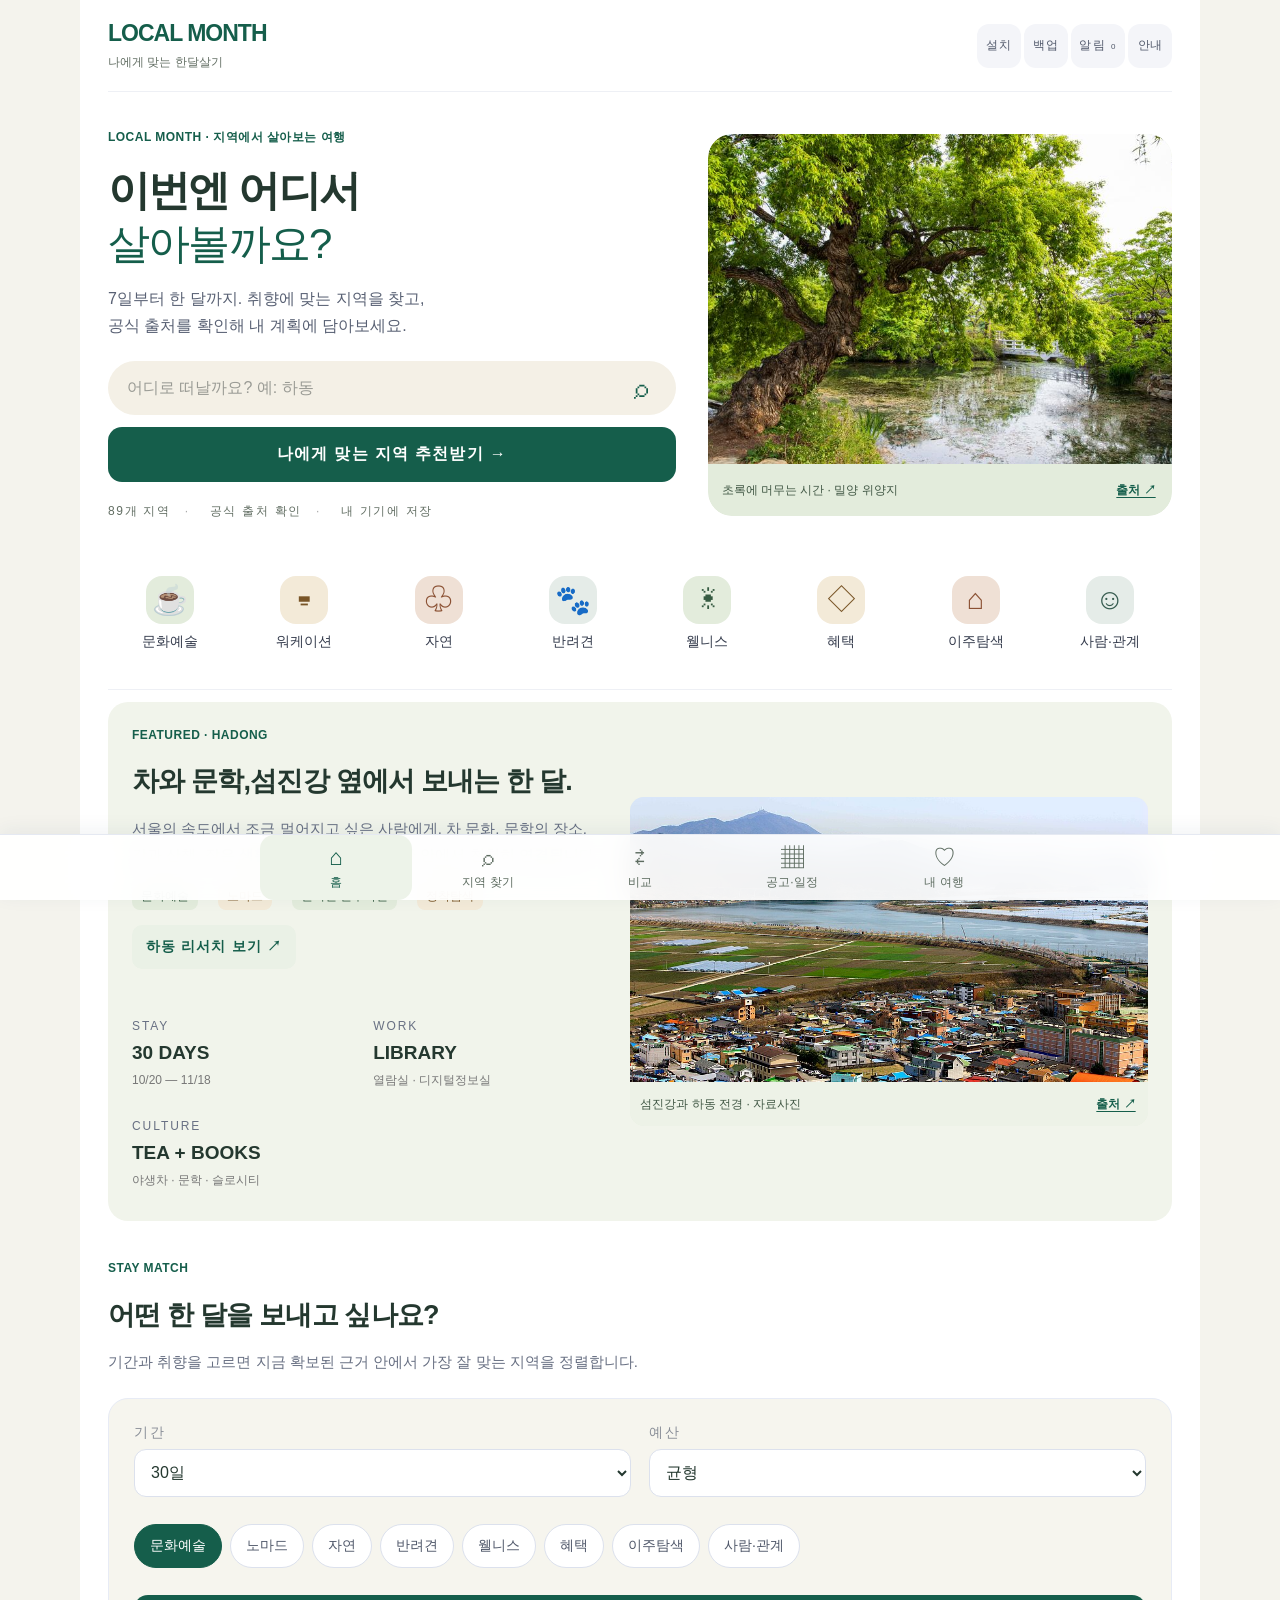
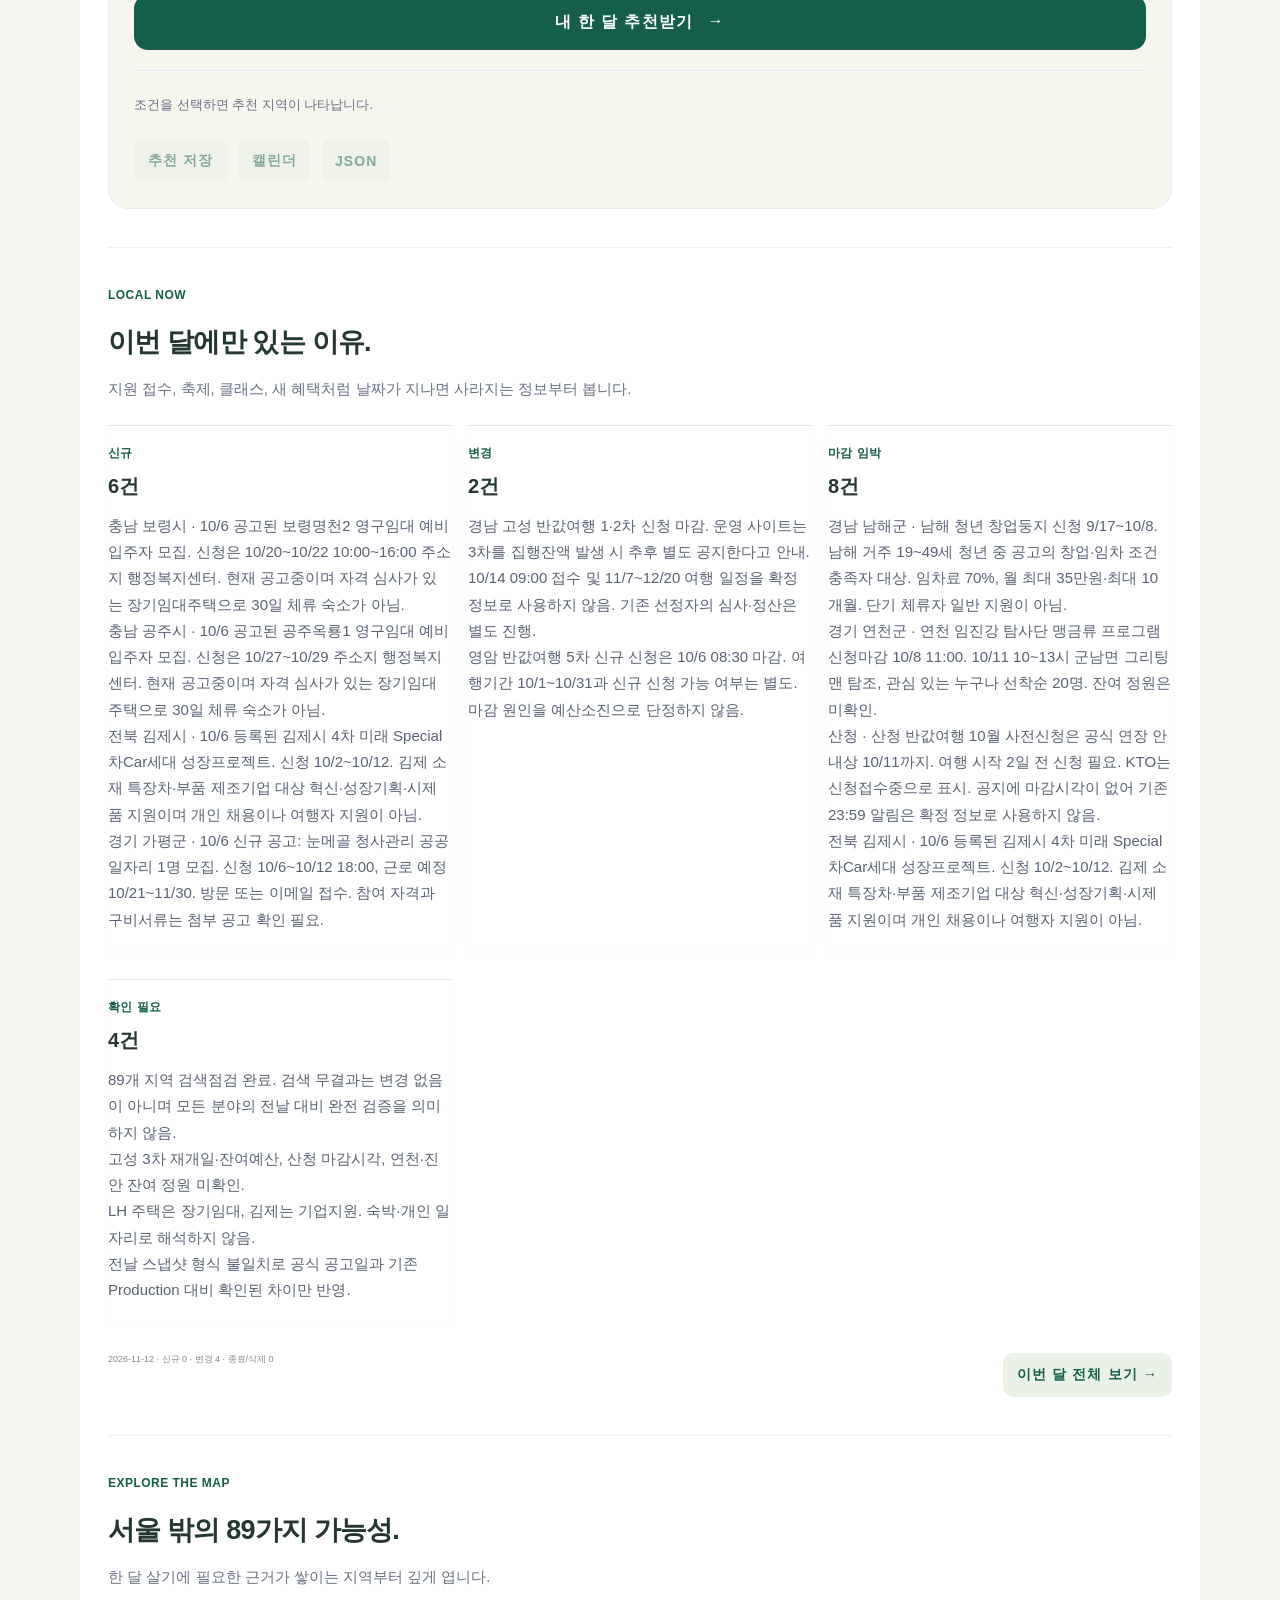
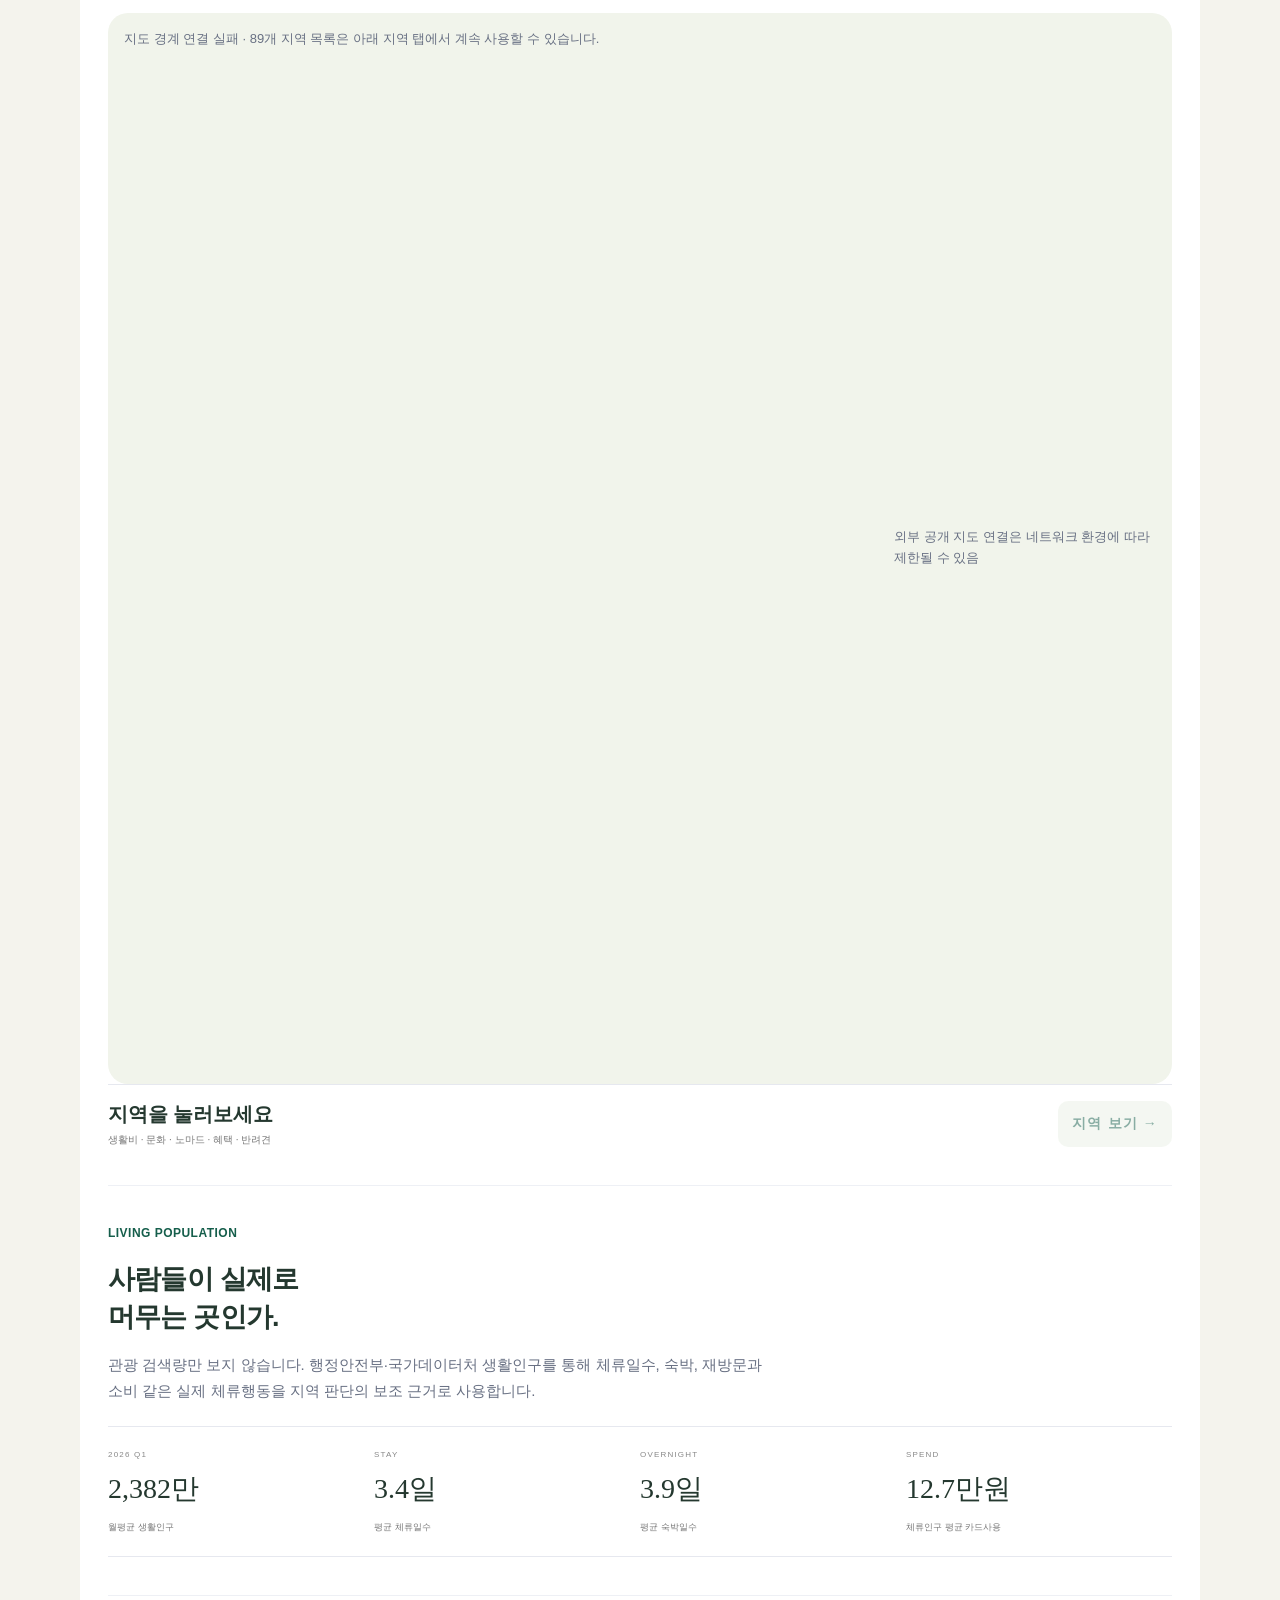
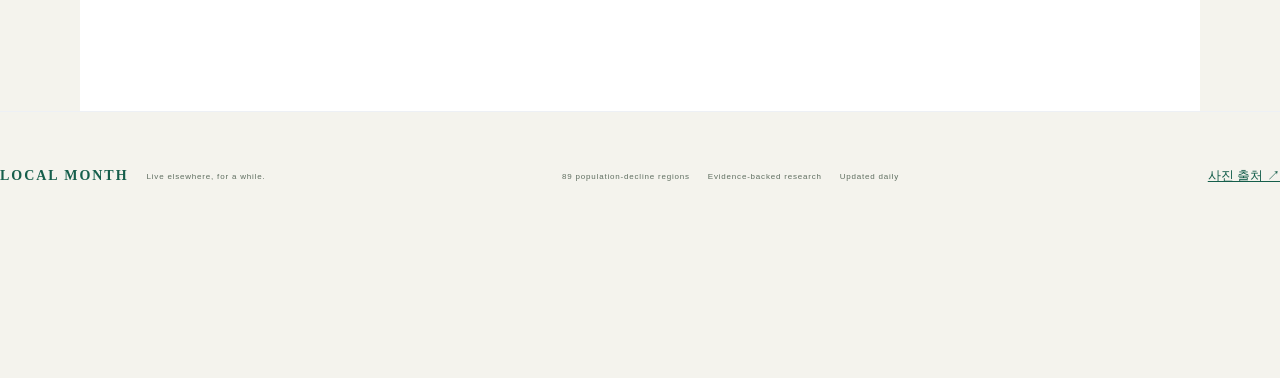
<file: index.html>
<!doctype html>
<html lang="ko">
<head>
<meta charset="utf-8"><meta name="viewport" content="width=device-width,initial-scale=1,viewport-fit=cover">
<meta name="theme-color" content="#155e4b">
<meta name="apple-mobile-web-app-capable" content="yes">
<meta name="apple-mobile-web-app-status-bar-style" content="default">
<meta name="apple-mobile-web-app-title" content="LOCAL MONTH">
<meta name="mobile-web-app-capable" content="yes">
<meta name="format-detection" content="telephone=no">
<link rel="manifest" href="manifest.json">
<link rel="apple-touch-icon" href="icons/icon-192.png">
<link rel="stylesheet" href="styles.css?v=9.6.1">
<link rel="stylesheet" href="editorial-v8.css?v=9.6.1">
<title>LOCAL MONTH — 나의 다음 한 달</title>

<link rel="stylesheet" href="rc.css?v=9.6.1">
<link rel="stylesheet" href="travel.css?v=9.6.1">
</head>
<body>
<a class="skip-link" href="#main">본문으로 건너뛰기</a>
<div class="app">
<header class="top editorial-top">
<div class="brand">LOCAL MONTH<small>나에게 맞는 한달살기</small></div>
<div class="actions editorial-actions">
<button class="icon quiet-icon utility-word" id="installBtn">설치</button><button class="icon quiet-icon utility-word" id="backupBtn">백업</button>
<button class="icon quiet-icon utility-word" id="notifBtn">알림 <span id="notifCount">0</span></button><button class="icon menu-icon" id="aboutBtn">안내</button>
</div></header>

<main id="main">
<div id="loadStatus" role="alert" hidden>데이터를 불러오지 못했습니다. 연결 후 <button onclick="location.reload()">다시 시도</button></div>
<section id="home" class="panel active editorial-home">
<div class="editorial-hero">
<div class="hero-copy"><div class="kicker">LOCAL MONTH · 지역에서 살아보는 여행</div>
<h1><span>이번엔 어디서</span><span><em>살아볼까요?</em></span></h1>
<p class="hero-deck">7일부터 한 달까지. 취향에 맞는 지역을 찾고,<br>공식 출처를 확인해 내 계획에 담아보세요.</p>
<div class="editorial-search"><input aria-label="지역 검색" id="searchInput" placeholder="어디로 떠날까요? 예: 하동"><button class="search-arrow" id="searchBtn" aria-label="지역 검색하기">⌕</button></div>
<button class="editorial-primary hero-start" onclick="document.querySelector('#stayDays').focus();document.querySelector('.match-section').scrollIntoView()">나에게 맞는 지역 추천받기 →</button>
<div class="micro-links"><span>89개 지역</span><span>공식 출처 확인</span><span>내 기기에 저장</span></div></div>
<div class="hero-art" aria-label="밀양 위양지 자료사진"><figure class="region-photo photo-hero"><img src="assets/photos/miryang-official.jpg?v=9.6.1" alt="밀양 위양지의 버드나무와 물가 · 한국관광공사 자료사진" width="760" height="507" fetchpriority="high" decoding="async"><figcaption><span>초록에 머무는 시간 · 밀양 위양지</span><a href="photos.html?v=9.6.1#miryang" target="_blank" rel="noopener" aria-label="밀양 사진 출처 (새 탭)">출처 ↗</a></figcaption></figure></div>
</div>

<nav class="travel-shortcuts" aria-label="취향별 빠른 탐색"><button class="travel-shortcut" onclick="selectTravelTheme('culture')"><span aria-hidden="true">☕</span>문화예술</button><button class="travel-shortcut" onclick="selectTravelTheme('nomad')"><span aria-hidden="true">⌨</span>워케이션</button><button class="travel-shortcut" onclick="selectTravelTheme('nature')"><span aria-hidden="true">♧</span>자연</button><button class="travel-shortcut" onclick="selectTravelTheme('pet')"><span aria-hidden="true">🐾</span>반려견</button><button class="travel-shortcut" onclick="selectTravelTheme('wellness')"><span aria-hidden="true">☀</span>웰니스</button><button class="travel-shortcut" onclick="selectTravelTheme('benefit')"><span aria-hidden="true">◇</span>혜택</button><button class="travel-shortcut" onclick="selectTravelTheme('settlement')"><span aria-hidden="true">⌂</span>이주탐색</button><button class="travel-shortcut" onclick="selectTravelTheme('community')"><span aria-hidden="true">☺</span>사람·관계</button></nav>
<section class="editorial-section feature"><div class="section-index">01</div>
<figure class="region-photo photo-feature"><img src="assets/photos/hadong.jpg?v=9.6.1" alt="섬진강과 하동 전경 · 한국관광공사 김지호 자료사진" width="960" height="640" loading="lazy" decoding="async"><figcaption><span>섬진강과 하동 전경 · 자료사진</span><a href="photos.html?v=9.6.1#hadong" target="_blank" rel="noopener" aria-label="하동 사진 출처 (새 탭)">출처 ↗</a></figcaption></figure><div class="feature-copy"><div class="kicker">FEATURED · HADONG</div><h2>차와 문학,<br>섬진강 옆에서 보내는 한 달.</h2>
<p>서울의 속도에서 조금 멀어지고 싶은 사람에게. 차 문화, 문학의 장소, 강과 산책, 작은 생활권이 한 달이라는 시간 안에서 천천히 연결됩니다.</p>
<div class="editorial-tags"><span>문화예술</span><span>노마드</span><span>반려견 일부확인</span><span>정착탐색</span></div>
<button class="text-link" onclick="openRegion('하동')">하동 리서치 보기 ↗</button></div>
<div class="feature-facts"><div><small>STAY</small><strong>30 DAYS</strong><span>10/20 — 11/18</span></div><div><small>WORK</small><strong>LIBRARY</strong><span>열람실 · 디지털정보실</span></div><div><small>CULTURE</small><strong>TEA + BOOKS</strong><span>야생차 · 문학 · 슬로시티</span></div></div>
</section>

<section class="editorial-section match-section"><div class="section-index">02</div>
<div class="section-title"><div class="kicker">STAY MATCH</div><h2>어떤 한 달을 보내고 싶나요?</h2><p>기간과 취향을 고르면 지금 확보된 근거 안에서 가장 잘 맞는 지역을 정렬합니다.</p></div>
<div class="match-card"><div class="match-controls"><label><span>기간</span><select class="input" id="stayDays"><option value="7">7일</option><option value="14">14일</option><option value="21">21일</option><option value="30" selected>30일</option></select></label><label><span>예산</span><select class="input" id="budget"><option value="save">가성비</option><option value="balanced" selected>균형</option><option value="experience">경험 우선</option></select></label></div>
<div class="themes editorial-themes"><button class="theme active" data-theme="culture">문화예술</button><button class="theme" data-theme="nomad">노마드</button><button class="theme" data-theme="nature">자연</button><button class="theme" data-theme="pet">반려견</button><button class="theme" data-theme="wellness">웰니스</button><button class="theme" data-theme="benefit">혜택</button><button class="theme" data-theme="settlement">이주탐색</button><button class="theme" data-theme="community">사람·관계</button></div>
<button class="editorial-primary" id="runReco">내 한 달 추천받기 <span>→</span></button><div class="reco-result editorial-result" id="recoResult" aria-live="polite"><div class="small">조건을 선택하면 추천 지역이 나타납니다.</div></div>
<div class="result-actions"><button class="text-link" id="savePlan">추천 저장</button><button class="text-link" id="exportPlan">캘린더</button><button class="text-link" id="exportPlanJson">JSON</button></div></div></section>

<section class="editorial-section"><div class="section-index">03</div><div class="section-title"><div class="kicker">LOCAL NOW</div><h2>이번 달에만 있는 이유.</h2><p>지원 접수, 축제, 클래스, 새 혜택처럼 날짜가 지나면 사라지는 정보부터 봅니다.</p></div>
<div class="cards editorial-now" id="dailyCards"></div><div class="pipeline-line"><span id="pipelineStatus">업데이트 확인중</span><button class="text-link" onclick="document.querySelector('[data-panel=monthly]').click()">이번 달 전체 보기 →</button></div></section>

<section class="editorial-section"><div class="section-index">04</div><div class="section-title"><div class="kicker">EXPLORE THE MAP</div><h2>서울 밖의 89가지 가능성.</h2><p>한 달 살기에 필요한 근거가 쌓이는 지역부터 깊게 엽니다.</p></div>
<div class="map editorial-map" id="realMap"><div id="mapLoading" class="small">지도를 불러오는 중…</div><svg id="koreaSvg" viewBox="0 0 520 700"></svg><div class="small" id="mapStatus">89 regions · evidence grows daily</div></div>
<div class="map-caption"><div><strong id="mapSelectedTitle">지역을 눌러보세요</strong><span id="mapSelectedMeta">생활비 · 문화 · 노마드 · 혜택 · 반려견</span></div><button class="text-link" id="mapGoRegion" disabled>지역 보기 →</button></div></section>

<section class="editorial-section"><div class="section-index">05</div><div class="section-title"><div class="kicker">EDITOR'S SHORTLIST</div><h2>지금, 체류관광에 진심인 곳.</h2><p>정책과 프로그램, 생활 인프라가 함께 움직이는 지역을 먼저 봅니다.</p></div><div class="editorial-ranks" id="homeRanks"></div></section>

<section class="editorial-section living-section"><div class="section-index">06</div><div class="section-title"><div class="kicker">LIVING POPULATION</div><h2>사람들이 실제로<br>머무는 곳인가.</h2><p>관광 검색량만 보지 않습니다. 행정안전부·국가데이터처 생활인구를 통해 체류일수, 숙박, 재방문과 소비 같은 실제 체류행동을 지역 판단의 보조 근거로 사용합니다.</p></div><div class="living-metrics"><div><small>2026 Q1</small><strong>2,382만</strong><span>월평균 생활인구</span></div><div><small>STAY</small><strong>3.4일</strong><span>평균 체류일수</span></div><div><small>OVERNIGHT</small><strong>3.9일</strong><span>평균 숙박일수</span></div><div><small>SPEND</small><strong>12.7만원</strong><span>체류인구 평균 카드사용</span></div></div></section><div class="engine-hooks"><button id="refreshBtn"></button><span id="refreshText"></span><select id="prefDays"><option selected>30</option></select><select id="prefBudget"><option value="balanced" selected>균형</option></select><select id="prefPet"><option value="no" selected>아니오</option><option value="yes">예</option></select><select id="prefSettlement"><option value="no" selected>관광</option><option value="yes">이주</option></select><button id="savePrefs"></button></div>
</section>
<section id="regions" class="panel"><div id="regionDetail" hidden></div>
  <details class="hadong-dossier"><summary>하동 생활 리서치 읽기</summary>
    <div class="dossier-mast">
      <div class="dossier-no">FIELD DOSSIER · 001</div>
      <div class="dossier-title"><div><span>GYEONGNAM · HADONG</span><h1>하동에서<br>한 달을 산다면.</h1></div><p>차밭과 섬진강, 문학과 작은 생활권. 여행지의 체크리스트가 아니라 실제로 30일을 보낼 수 있는지 묻습니다.</p></div>
      <div class="dossier-strip"><span>30 DAYS</span><span>1 PERSON</span><span>PET 6KG</span><span>WORK + CULTURE</span></div>
    </div>
    <div class="dossier-grid">
      <article class="dossier-lead"><div class="kicker">WHY HADONG</div><h2>느리지만,<br>심심하지 않은 생활.</h2><p>하동의 장점은 유명 관광지가 많다는 데 있지 않습니다. 차와 문학, 강과 산, 도서관과 작은 문화공간이 생활 반경 안에서 이어진다는 데 있습니다. 한 달 동안 일하고 읽고 걷고 지역을 관찰하기 좋은 밀도입니다.</p><div class="quote-line">“관광보다 생활에 가까운 여행.”</div></article>
      <aside class="dossier-score"><div><small>CULTURE</small><strong>근거 확인</strong><span>차 · 문학 · 로컬 프로그램</span></div><div><small>NOMAD</small><strong>부분 확인</strong><span>도서관 업무 기반 확인</span></div><div><small>PET</small><strong>PARTIAL</strong><span>공식 근거 추가 수집중</span></div><div><small>SETTLEMENT</small><strong>탐색 후보</strong><span>정착 탐색 가치</span></div></aside>
    </div>
    <div class="dossier-chapter"><div class="chapter-no">01</div><div><div class="kicker">A DAY IN HADONG</div><h2>일하고, 걷고,<br>차를 마시는 하루.</h2></div><div class="dayline"><div><b>08:00</b><span>섬진강 산책</span></div><div><b>10:00</b><span>도서관에서 업무</span></div><div><b>14:00</b><span>차 문화·문학 공간</span></div><div><b>18:00</b><span>동네 장보기와 저녁</span></div></div></div>
    <div class="dossier-chapter"><div class="chapter-no">02</div><div><div class="kicker">WORK BASE</div><h2>노마드의<br>현실적인 자리.</h2></div><div class="fact-list"><div><strong>하동도서관</strong><span>열람실 · 디지털정보실 · 프린트/스캔</span></div><div><strong>열람실</strong><span>화–토 08:00–22:00 공식 확인</span></div><div><strong>Research note</strong><span>카페 작업환경·통신 품질은 현장 검증 예정</span></div></div></div>
    <div class="dossier-chapter"><div class="chapter-no">03</div><div><div class="kicker">CULTURE</div><h2>이곳에서만<br>할 수 있는 것.</h2></div><div class="culture-grid"><div><small>TEA</small><strong>하동야생차문화센터</strong><span>다례 · 다식 · 티소믈리에 · 차와 명상</span></div><div><small>LITERATURE</small><strong>박경리 · 최참판댁</strong><span>문학과 장소가 연결되는 체류 경험</span></div><div><small>LEARNING</small><strong>하동아카데미</strong><span>문화예술 · 평생학습 프로그램 탐색</span></div></div></div>
    <div class="dossier-chapter pet-chapter"><div class="chapter-no">04</div><div><div class="kicker">WITH A DOG</div><h2>6kg 반려견과<br>살 수 있을까.</h2></div><div><div class="pet-status">PARTIALLY VERIFIED</div><p>카페 매너리의 펫존·정원·산책로는 공식 관광정보에서 확인했습니다. 반려견 동반 숙소와 동물병원 접근성은 아직 충분한 공식 근거가 없어 추천점수에 불확실성 보정을 적용합니다.</p><span class="research-rule">확인되지 않은 동반 가능성은 추정하지 않습니다.</span></div></div>
    <div class="dossier-chapter"><div class="chapter-no">05</div><div><div class="kicker">FIELD CHECKLIST</div><h2>도착해서<br>직접 확인할 것.</h2></div><div class="field-checks"><span>□ 반려견 숙소 실제 조건</span><span>□ 동물병원 접근성</span><span>□ 카페 작업환경</span><span>□ 장보기 생활비</span><span>□ 월세·빈집 후보</span><span>□ 책·영어·문화 일거리</span></div></div>
    <div class="dossier-footer"><span>Evidence-backed · updated daily</span><button class="dossier-cta" onclick="saveRegionToMonth('하동')">하동 한 달 계획에 담기 →</button></div><section class="flagship-shelf"><div class="shelf-head"><div><div class="kicker">FLAGSHIP DOSSIERS</div><h2>네 가지 방식으로<br>한 달을 살아보기.</h2></div><p>지역을 관광지 이름이 아니라 생활 방식으로 고릅니다.</p></div><div class="flagship-grid"><article><span class="grade">A · HADONG</span><h3>문학 · 차<br>슬로라이프</h3><p>섬진강 옆에서 읽고, 일하고, 차를 마시는 한 달.</p><small>FIELD DOSSIER</small></article><article><span class="grade">B+ · NAMHAE</span><h3>바다 · 걷기<br>워케이션</h3><p>바래길을 걷고, 바다 옆에서 일하는 한 달.</p><small>RESEARCH DOSSIER</small></article><article><span class="grade">B · GURYE</span><h3>지리산 · 도보<br>문화생활</h3><p>차 없이 원도심을 걷고, 계절을 사는 한 달.</p><small>RESEARCH DOSSIER</small></article><article><span class="grade">B · GOHEUNG</span><h3>우주 · 섬<br>정착탐색</h3><p>관광보다 한 걸음 더, 정착 가능성을 시험하는 한 달.</p><small>RESEARCH DOSSIER</small></article></div></section>
  </details><div class="hero"><div><div class="eyebrow">REGION DIRECTORY</div><h1>한 달 살 지역을<br>생활자의 기준으로.</h1><p>행정안전부 지정 89개 지역 전체를 색인하고, 근거가 강한 15개 지역부터 깊게 다룹니다.</p></div></div><div class="filters"><button class="chip active" onclick="renderRegions('전체')">전체</button><button class="chip" onclick="renderRegions('경남')">경남</button><button class="chip" onclick="renderRegions('강원')">강원</button><button class="chip" onclick="renderRegions('충북')">충북</button><button class="chip" onclick="renderRegions('충남')">충남</button><button class="chip" onclick="renderRegions('경북')">경북</button></div><div class="update" style="margin-bottom:12px"><div><strong>89개 전체 색인</strong><div class="small">상세 데이터가 없는 지역도 검색 가능 · 상세는 순차 확장</div></div><button class="btn" id="toggleAll89">89개 보기</button></div><div class="region-grid" id="regionGrid"></div><div class="region-grid" id="all89Grid" style="display:none;margin-top:12px"></div></section>

<section id="rankings" class="panel"><div class="final-panel-intro"><span class="final-index">03</span><div><div class="kicker">COMPARE PLACES</div><h1>관심 지역을 비교해요</h1><p>점수 하나로 지역을 고르지 않습니다. 생활비, 문화, 혜택, 노마드 환경과 근거의 강도를 나란히 놓고 봅니다.</p></div></div><div class="section internal-only" style="margin-top:20px">
  <div class="section-head"><div><div class="eyebrow">SCORE TRANSPARENCY</div><h2>점수보다 근거를 먼저</h2></div><p>최신성 · 근거수 · 신뢰도</p></div>
  <div class="cards">
    <div class="card"><h3>최신성</h3><p>마지막 검증일이 오래될수록 점수보다 ‘재확인 필요’를 먼저 보여줍니다.</p></div>
    <div class="card"><h3>근거량</h3><p>공식·공공·플랫폼·커뮤니티 근거를 분리해 저장합니다.</p></div>
    <div class="card"><h3>신뢰도</h3><p>높음/보통/낮음/미확인으로 표시하며 미확인은 점수 활성화에서 제외합니다.</p></div>
    <div class="card"><h3>설명 가능한 추천</h3><p>테마·예산·체류일수 기여도를 추천 결과에서 공개합니다.</p></div>
  </div>
</div><div class="hero"><div><div class="eyebrow">COMPARE & RANK</div><h1>순위보다 중요한 건<br>왜 그 지역인가.</h1><p>현재 점수는 일부 카테고리의 베타 근거점수이며, 부족한 항목은 ‘—’로 남깁니다.</p></div></div><div class="section-head"><div><div class="eyebrow">COMPARE</div><h2>최대 3곳 비교</h2></div><button class="btn" id="compareClear">비우기</button></div><div class="tablewrap"><table id="compareTable"></table></div><section class="review-pulse"><div class="shelf-head"><div><div class="kicker">REVIEW PULSE</div><h2>사람들은 실제로<br>어떻게 말하고 있을까.</h2></div><p>공식 사실과 리뷰 의견을 섞지 않습니다.</p></div><div class="review-rule"><div><strong>FACT</strong><span>운영시간·가격·정책은 공식 출처</span></div><div><strong>PULSE</strong><span>공개 리뷰의 반복 장단점만 요약</span></div><div><strong>FIELD</strong><span>직접 살아본 사용자의 FIELD NOTE</span></div></div><p class="review-disclaimer">네이버·에어비앤비 등 보호된 리뷰를 무단 복제하지 않습니다. 공개 평판 신호는 출처 링크와 함께 요약하며 표본이 불명확하면 참고 신호로 표시합니다.</p></section><section class="section internal-only">
  <div class="section-head"><div><div class="eyebrow">DATA TRUST RANK</div><h2>Evidence Strength Index</h2></div><p>지역 매력도가 아니라 데이터 신뢰도</p></div>
  <div class="card" id="strengthRank"></div>
  <div class="note" style="margin-top:10px">이 순위는 “어디가 더 좋은가”가 아니라 <strong>현재 LOCAL MONTH가 어느 지역을 더 근거 있게 설명할 수 있는가</strong>를 나타냅니다.</div>
</section>
<section class="section internal-only">
  <div class="section-head"><div><div class="eyebrow">RANKING GATES</div><h2>근거가 찰 때만 랭킹을 엽니다</h2></div><p>허위 정밀도 방지</p></div>
  <div class="cards" id="gateCards"></div>
</section><section class="section internal-only">
  <div class="section-head"><div><div class="eyebrow">PRICE VALUE MATRIX</div><h2>반값여행 조건 비교</h2></div><p>환급률만 보지 않고 조건까지</p></div>
  <div class="tablewrap"><table id="benefitMatrix"></table></div>
  <div class="note" style="margin-top:10px">Opportunity Score는 ‘관광지 매력도’가 아니라 <strong>현재 신청가능성 + 환급구조 + 최소소비 + 인증조건 + 결제 유연성</strong>을 보는 운영용 지표입니다.</div>
</section>

<section class="section internal-only"><div class="section-head"><div><div class="eyebrow">BENEFIT CLUSTER</div><h2>보은·옥천·영동</h2></div><p>혜택+체험 권역</p></div><div class="note">관광주민증 연계로 지역별 최대 9만원, 3개 지역 합산 최대 27만원 규모의 혜택과 공예·와인·원예·목공 등 체험형 가맹점을 함께 볼 수 있는 권역입니다.</div></section></section>

<section id="monthly" class="panel"><div class="final-panel-intro"><span class="final-index">04</span><div><div class="kicker">LOCAL NOW</div><h1>지금 확인할 공고와 일정</h1><p>축제보다 중요한 건 타이밍입니다. 모집, 지원, 클래스, 공연과 지역 혜택을 마감일과 함께 봅니다.</p></div></div><div class="hero"><div><div class="eyebrow">LOCAL NOW</div><h1>이번 달,<br>놓치면 아까운 것들.</h1><p>축제·공연·전시·강연·원데이 클래스·웰니스·공공교육을 실제 체류기간과 겹쳐 봅니다.</p></div></div><section class="program-desk section" id="programDesk">
  <div class="program-desk-head">
    <div><div class="eyebrow">PROGRAM DECISION DESK</div><h2>공고를 찾는 데서 끝내지 않고,<br>내가 갈 수 있는지까지.</h2></div>
    <p>모집상태·마감·생활 적합도·확인할 조건을 분리해서 봅니다.</p>
  </div>
  <div class="program-checker">
    <div class="checker-copy"><span class="checker-no">01</span><h3>나의 체류 조건</h3><p>정확한 자격조건이 데이터에 없으면 ‘가능’이라고 추측하지 않습니다.</p></div>
    <div class="checker-fields">
      <label>체류일수<select id="programDays"><option value="7">7일</option><option value="14">14일</option><option value="21">21일</option><option value="30" selected>30일</option></select></label>
      <label>반려견<select id="programPet"><option value="no">없음</option><option value="yes">동반</option></select></label>
      <label>차량<select id="programCar"><option value="yes">있음</option><option value="no">없음</option></select></label>
      <label>SNS 미션<select id="programSns"><option value="ok">가능</option><option value="avoid">가급적 피함</option></select></label>
    </div>
    <button class="program-run" id="runProgramMatch">현재 공고와 맞춰보기 →</button>
  </div>
  <div class="program-principles">
    <div><strong>STATUS</strong><span>예정기간보다 실제 접수·종료 상태 우선</span></div>
    <div><strong>MONEY</strong><span>최대지원금보다 1인/팀·실비·조건부를 분리</span></div>
    <div><strong>REAL LIFE</strong><span>숙소·업무·교통·반려견을 프로그램과 같이 판단</span></div>
    <div><strong>SOURCE</strong><span>요약과 공식 원문 근거를 분리</span></div>
  </div>
  <div class="program-results" id="programResults" aria-live="polite"></div>
  <section aria-labelledby="noticeHeading" class="section">
    <h2 id="noticeHeading">새 공고와 마감 안내</h2>
    <p>공식 자료 확인일 기준입니다. 신청 자격과 남은 정원은 원문에서 확인하세요. 시각이 공개되지 않은 마감은 날짜만 표시합니다.</p>
    <div class="program-results" id="verifiedNotices" aria-live="polite"></div>
  </section>
</section>
<div class="filters"><button class="chip active" onclick="renderEvents('전체')">전체</button><button class="chip" onclick="renderEvents('문화')">문화</button><button class="chip" onclick="renderEvents('체험')">체험</button><button class="chip" onclick="renderEvents('웰니스')">웰니스</button><button class="chip" onclick="renderEvents('배움')">배움</button></div><div class="event-grid" id="eventGrid"></div><section class="section">
  <div class="section-head"><div><div class="eyebrow">ACTION DEADLINES</div><h2>놓치면 달라지는 일정</h2></div><p>신청 오픈 · 마감 · 종료</p></div>
  <div class="card" id="deadlineList"></div>
  <div class="row-actions"><button class="btn" id="exportDeadlines">마감일 .ics 받기</button></div>
</section>

<section class="section"><div class="section-head"><div><div class="eyebrow">BENEFITS</div><h2>지금 쓸 수 있는 혜택</h2></div><p>최신 공식 근거 우선</p></div><div class="card" id="benefitList"></div></section></section>

<section id="research" class="panel"><div class="hero"><div><div class="eyebrow">RESEARCH & COMMUNITY</div><h1>웹의 흩어진 정보를<br>생활자 관점으로 모읍니다.</h1><p>리뷰 원문을 복제하지 않고 URL·짧은 메모·반복 신호를 저장합니다.</p></div></div><section class="section internal-only">
  <div class="section-head"><div><div class="eyebrow">EVIDENCE REGISTRY</div><h2>검증된 근거 보기</h2></div><p>공식 근거 우선</p></div>
  <div class="filters"><button class="chip active" data-evidence="전체">전체</button><button class="chip" data-evidence="하동">하동</button><button class="chip" data-evidence="안동">안동</button><button class="chip" data-evidence="산청">산청</button><button class="chip" data-evidence="밀양">밀양</button><button class="chip" data-evidence="보은·옥천·영동">옥보영</button></div>
  <div class="update" style="margin-bottom:10px"><div><strong>베타 지역 공식 근거 커버리지</strong><div class="small" id="evidenceCoverage">계산중</div></div><span class="badge ok">15/15 목표</span></div>
  <div class="update" style="margin-bottom:10px"><div><strong>Evidence 최신성</strong><div class="small">14일 이내 최신 · 15~30일 재확인 · 31일 이상 만료</div></div><span class="badge ok">자동 판정</span></div><div class="card" id="evidenceList"></div>
</section>

<section class="section"><div class="section-head"><div><div class="eyebrow">RESEARCH INBOX</div><h2>자료 넣기</h2></div><p>로컬 저장</p></div><div class="card"><div class="formgrid"><input class="input" id="rUrl" placeholder="URL"><select class="input" id="rType"><option>네이버/검색</option><option>블로그</option><option>숙박 플랫폼</option><option>공식 관광정보</option><option>지역 커뮤니티</option><option>뉴스/기사</option></select><input class="input" id="rRegion" placeholder="지역"><input class="input" id="rNote" placeholder="메모"></div><button class="primary" id="addResearch" style="margin-top:10px">저장</button><div id="researchList" style="margin-top:13px"></div></div></section><section class="section"><div class="section-head"><div><div class="eyebrow">COMMUNITY</div><h2>한달살러 필드노트</h2></div><p>현재 로컬 데모</p></div><div class="card"><textarea class="input" id="commentInput" rows="3" placeholder="실제경험·질문·팁을 남겨보세요."></textarea><button class="primary" id="addComment" style="margin-top:8px">댓글 남기기</button><div id="commentList" style="margin-top:12px"></div></div></section></section>

<section id="mystay" class="panel"><section class="saved-hub" aria-label="내 저장 목록"><div class="kicker">MY MONTH</div><h1>내가 저장한 여행</h1><p>이 기기에만 저장됩니다. 중요한 기록은 상단 백업에서 보관하세요.</p><div id="savedHub"></div></section><div class="final-panel-intro"><span class="final-index">05</span><div><div class="kicker">MY MONTH</div><h1>여행을<br>생활로 바꾸기.</h1><p>저장한 지역과 일정, 예산, 현장 확인사항을 한 곳에서 관리합니다. 한 달이 끝나면 다음 지역을 고를 수 있는 나만의 기록이 남습니다.</p></div></div><div class="hero"><div><div class="eyebrow">MY STAY · HADONG FIELD TEST</div><h1>하동 한 달을<br>생활 실험으로 기록합니다.</h1><p>하동을 첫 실제 케이스로 업무·생활·지출·증빙·주거·관계를 축적합니다.</p></div></div><div class="cards"><div class="card"><h3>업무</h3><p>집중시간·작업공간·업무 만족도</p><span class="badge ok">사용 가능</span></div><div class="card"><h3>지출</h3><p>숙박·식비·교통·체험·반려견·지원금</p><span class="badge ok">사용 가능</span></div><div class="card"><h3>증빙</h3><p>영수증·숙박확인서·홍보·결과보고</p><span class="badge ok">사용 가능</span></div><div class="card"><h3>생활 적합도</h3><p>다시 올까·더 살아볼까·이주할까</p><span class="badge">체크인</span></div></div><section class="section">
  <div class="section-head"><div><div class="eyebrow">HADONG FIELDBOOK</div><h2>10/20–11/18 실제 체류 실험</h2></div><p>1인 + 6kg 반려견</p></div>
  <div class="cards">
    <div class="card"><h3>1주차 · 생활 적응</h3><p>장보기·업무공간·산책동선·숙소소음·교통을 확인.</p></div>
    <div class="card"><h3>2주차 · 문화</h3><p>박경리문학관·최참판댁·차문화·책/문화공간.</p></div>
    <div class="card"><h3>3주차 · 관계·일</h3><p>평생학습·문화기관·독립서점·영어/책 강사 가능성.</p></div>
    <div class="card"><h3>4주차 · 정착</h3><p>월세·주택·일거리·귀촌지원·다시 살 가능성.</p></div>
  </div>
  <div class="twocol" style="margin-top:12px">
    <div class="card">
      <div class="eyebrow">지원금 체크</div><h3>지원 인정 가능성</h3>
      <p>숙박 / 체험 / 보험을 분리 기록하고, 식비·교통은 자부담으로 관리합니다.</p>
      <div class="row-actions"><button class="btn" id="addHadongExpense">오늘 지출 기록</button><button class="btn" id="exportHadong">하동 기록 JSON</button></div>
    </div>
    <div class="card">
      <div class="eyebrow">생활 적합도</div><h3>관광이 아니라 ‘살 수 있는가’</h3>
      <p>업무·생활·문화·반려견·정착 5영역을 매주 평가합니다.</p>
      <div class="row-actions"><button class="btn" id="hadongCheckin">주간 체크인</button></div>
    </div>
  </div>
  <div class="card" style="margin-top:12px">
  <div class="eyebrow">PRE-TRIP READINESS</div>
  <h3>출발 전 반드시 닫아야 할 것</h3>
  <div id="pretripList"></div>
  <div class="metrics" style="margin-top:12px">
    <div class="metric"><strong id="pretripDone">0</strong><span>완료</span></div>
    <div class="metric"><strong id="pretripCritical">0</strong><span>미완료 핵심</span></div>
    <div class="metric"><strong id="pretripPercent">0%</strong><span>준비도</span></div>
  </div>
</div>
<div class="card" style="margin-top:12px">
  <div class="eyebrow">HADONG PET READINESS</div>
  <h3>반려견 생활은 아직 ‘부분 확인’</h3>
  <p><strong>확인:</strong> 카페 매너리 펫존/노펫존, 실내·정원·산책로 동반.<br>
  <strong>추가 확인:</strong> 반려견 동반 등록숙소 · 동물병원 · 상시 산책공간.</p>
  <span class="badge dev">게이트 미개방 · 추정 금지</span>
</div>
<div class="card" id="hadongLog" style="margin-top:12px"><div class="small">아직 기록이 없습니다.</div></div>
</section>

<section class="section internal-only">
  <div class="section-head"><div><div class="eyebrow">MOBILE READINESS</div><h2>iPhone / Safari 준비상태</h2></div><p>코드 레벨 자동 점검</p></div>
  <div class="cards" id="mobileHealthCards"></div>
</section>
<section class="section internal-only">
  <div class="section-head"><div><div class="eyebrow">ON-DEVICE QA</div><h2>iPhone 실기기 최종 점검</h2></div><p>공개 URL에서 1회</p></div>
  <div class="card">
    <div id="deviceQaList"></div>
    <div class="metrics" style="margin-top:12px">
      <div class="metric"><strong id="deviceQaPass">0</strong><span>완료</span></div>
      <div class="metric"><strong id="deviceQaTotal">7</strong><span>총 항목</span></div>
      <div class="metric"><strong id="deviceQaPercent">0%</strong><span>진행률</span></div>
    </div>
    <div class="row-actions">
      <button class="btn" id="runDeviceAutoChecks">자동 항목 재검사</button>
      <button class="btn" id="exportDeviceQa">QA 결과 JSON</button>
    </div>
  </div>
</section>

<section class="section internal-only">
  <div class="section-head"><div><div class="eyebrow">SYSTEM HEALTH</div><h2>LOCAL MONTH 상태 점검</h2></div><p>앱 자체 점검</p></div>
  <div class="cards" id="healthCards"></div>
  <div class="row-actions"><button class="btn" id="runHealthCheck">다시 점검</button><button class="btn" id="exportHealth">상태 JSON</button></div>
</section>

<section class="section internal-only"><div class="section-head"><div><div class="eyebrow">ZERO-COST ROADMAP</div><h2>돈이 드는 기능은 잠금</h2></div><p>구조는 미리 완성</p></div><div class="cards"><div class="card"><h3>자동 웹 리서치</h3><p>개발중 · 외부 검색비용 없이 가능한 방식 우선</p><span class="badge dev">개발중</span></div><div class="card"><h3>AI 요약</h3><p>개발중 · 현재는 로컬 가중치 추천</p><span class="badge dev">개발중</span></div><div class="card"><h3>실시간 푸시</h3><p>개발중 · 현재 앱 내부 알림</p><span class="badge dev">개발중</span></div><div class="card"><h3>실시간 댓글 서버</h3><p>개발중 · 현재 기기 로컬 저장</p><span class="badge dev">개발중</span></div></div></section></section>
</main>
</div>

<footer class="final-product-footer"><div><strong>LOCAL MONTH</strong><span>Live elsewhere, for a while.</span></div><div><span>89 population-decline regions</span><span>Evidence-backed research</span><span>Updated daily</span></div><a href="photos.html?v=9.6.1" target="_blank" rel="noopener">사진 출처 ↗</a></footer><nav class="bottom"><div class="nav"><button class="active" data-panel="home"><strong aria-hidden="true">⌂</strong>홈</button><button data-panel="regions"><strong aria-hidden="true">⌕</strong>지역 찾기</button><button data-panel="rankings"><strong aria-hidden="true">⇄</strong>비교</button><button data-panel="monthly"><strong aria-hidden="true">▦</strong>공고·일정</button><button data-panel="mystay"><strong aria-hidden="true">♡</strong>내 여행</button></div></nav>

<div class="drawer" id="drawer"><div class="drawer-head"><strong>알림센터</strong><button class="btn" id="drawerClose">닫기</button></div><div style="margin:12px 0"><button class="btn" id="markRead">모두 읽음</button></div><div id="notifList"></div><div class="note" style="margin-top:14px">매일 diff의 신규·변경·종료는 앱을 열 때 자동으로 알림센터에 들어옵니다. 백그라운드 푸시는 아직 개발중입니다.</div></div>
<div class="drawer" id="installDrawer">
  <div class="drawer-head"><strong>LOCAL MONTH 설치</strong><button class="btn" id="installClose">닫기</button></div>
  <div class="card" style="margin-top:14px">
    <div class="eyebrow">IPHONE / IPAD</div><h3>Safari 홈 화면에 추가</h3>
    <p>1. Safari에서 LOCAL MONTH 공개 URL 열기<br>2. 공유 버튼 누르기<br>3. ‘홈 화면에 추가’ 선택<br>4. ‘추가’ 누르기</p>
    <span class="badge ok">앱처럼 실행</span>
  </div>
  <div class="card" style="margin-top:12px">
    <div class="eyebrow">ANDROID / DESKTOP</div><h3>설치 가능한 브라우저</h3>
    <p>지원 브라우저에서는 설치 버튼이 활성화될 수 있습니다. 활성화되면 이 창 아래 버튼으로 바로 설치합니다.</p>
    <button class="primary" id="nativeInstall" style="margin-top:10px" disabled>브라우저 설치</button>
  </div>
  <div class="note" style="margin-top:12px">iOS는 브라우저가 자동 설치창을 띄우지 않으므로 Safari 공유 메뉴를 사용해야 합니다.</div>
</div>
<div class="drawer" id="aboutDrawer"><div class="research-lab-note"><span>RESEARCH LAB</span><p>출처·Evidence·업데이트 상태는 사용자 경험과 분리해 운영합니다. 검증되지 않은 정보는 추천에 확정값으로 사용하지 않습니다.</p></div>
  <div class="drawer-head"><strong>LOCAL MONTH</strong><button class="btn" id="aboutClose">닫기</button></div>
  <div class="card" style="margin-top:14px">
    <div class="eyebrow">VERSION</div><h3 id="appVersion">v9.6.1</h3>
    <p>인구감소지역 한달살기 Total Search & Research OS · Evidence-backed · Zero Paid API</p>
  </div>
  <div class="card" style="margin-top:12px">
    <div class="eyebrow">DATA PRIVACY</div><h3>개인 기록은 이 기기에 저장</h3>
    <p>현재 저장지역·비교·리서치·추천·하동 기록 등은 브라우저 localStorage에 저장되며 별도 계정 서버로 전송하지 않습니다.</p>
  </div>
  <div class="card" style="margin-top:12px">
    <div class="eyebrow">DATA SAFETY</div><h3>백업 후 초기화 가능</h3>
    <p>브라우저 데이터 삭제 시 기록이 사라질 수 있습니다. 중요한 기록은 JSON 백업을 권장합니다.</p>
    <div class="row-actions"><button class="btn" id="resetLocalData">내 데이터 초기화</button></div>
  </div>
</div>
<input type="file" id="restoreFile" accept="application/json" hidden>
<div class="drawer" id="backupDrawer">
  <div class="drawer-head"><strong>내 데이터 백업</strong><button class="btn" id="backupClose">닫기</button></div>
  <div class="note" style="margin-top:14px">현재 데이터는 이 기기의 브라우저에만 저장됩니다. 중요한 기록은 JSON 파일로 내려받아 보관하세요.</div>
  <div class="cards" style="grid-template-columns:1fr;margin-top:14px">
    <div class="card"><h3>백업 다운로드</h3><p>저장지역·비교목록·리서치 인박스·댓글·알림 상태를 파일로 저장합니다.</p><button class="primary" id="exportData" style="margin-top:10px">JSON 백업 받기</button></div>
    <div class="card"><h3>백업 복원</h3><p>이전에 받은 LOCAL MONTH JSON 파일을 현재 브라우저에 복원합니다.</p><button class="btn" id="importData" style="margin-top:10px">백업 파일 선택</button></div>
    <div class="card"><h3>ZERO-COST 상태</h3><p>유료 API 0 · 서버 DB 0 · 결제 0 · SMS 0 · 백그라운드 푸시 0.</p><span class="badge ok">월 고정비 0원 설계</span></div>
  </div>
</div>
<div class="toast" role="status" aria-live="polite" id="toast"></div>
<script src="storage.js?v=9.6.1"></script>
<script defer src="media.js?v=9.6.1"></script>
<script defer src="app.js?v=9.6.1"></script>
<script defer src="rc.js?v=9.6.1"></script>
<script>if("serviceWorker" in navigator){navigator.serviceWorker.register("sw.js").catch(()=>{})}</script>
</body></html>
</file>
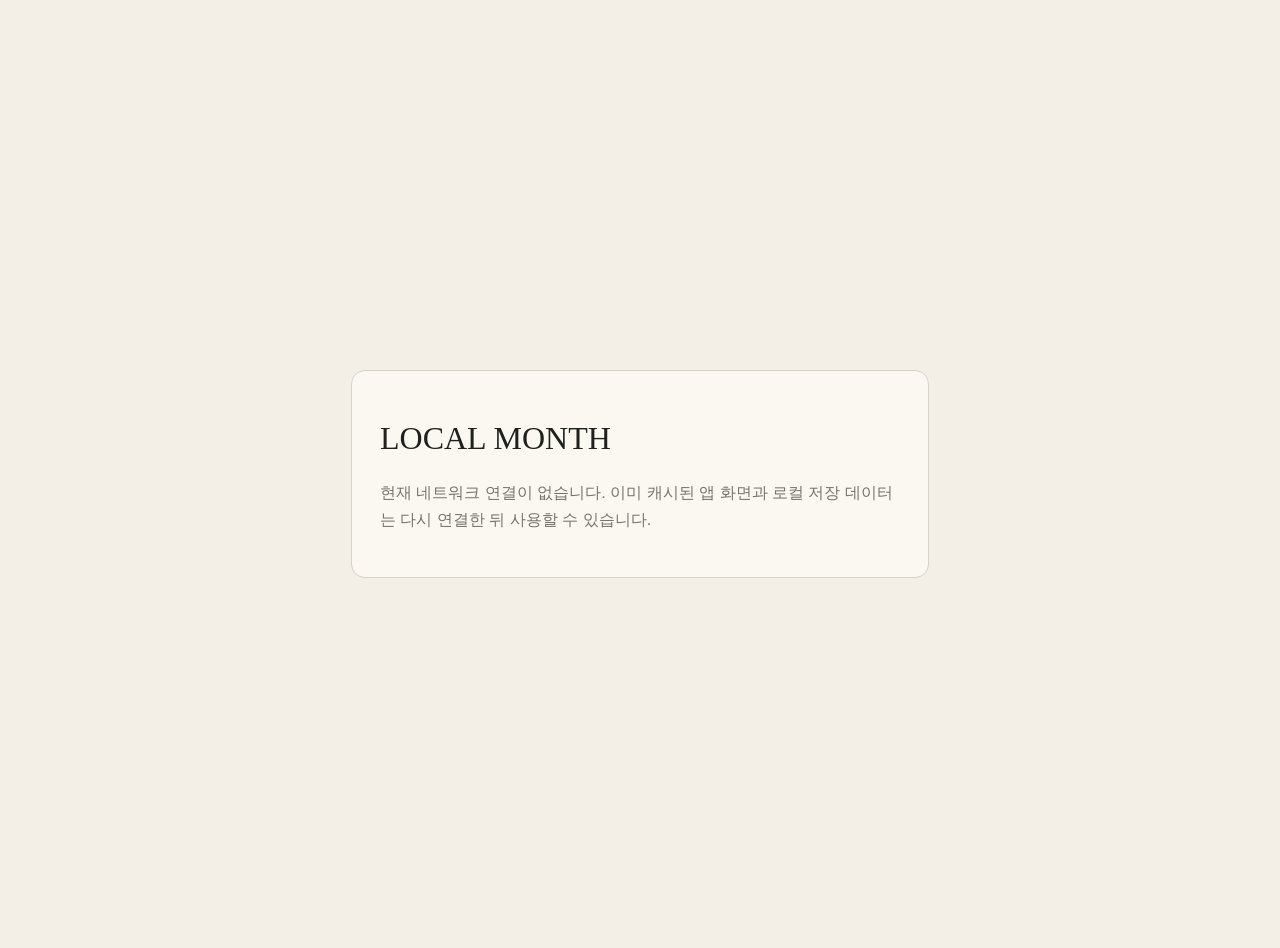
<file: offline.html>
<!doctype html><html lang="ko"><head><meta charset="utf-8"><meta name="viewport" content="width=device-width,initial-scale=1"><title>LOCAL MONTH · 오프라인</title><style>body{margin:0;background:#f4efe6;color:#20211d;font-family:-apple-system,BlinkMacSystemFont,"Apple SD Gothic Neo",sans-serif;display:grid;place-items:center;min-height:100vh;padding:24px}.c{max-width:520px;border:1px solid #d9d1c5;background:#fbf8f2;border-radius:14px;padding:28px}h1{font-family:Georgia,serif;font-weight:500}p{color:#77746d;line-height:1.7}</style></head><body><div class="c"><h1>LOCAL MONTH</h1><p>현재 네트워크 연결이 없습니다. 이미 캐시된 앱 화면과 로컬 저장 데이터는 다시 연결한 뒤 사용할 수 있습니다.</p></div></body></html>
</file>
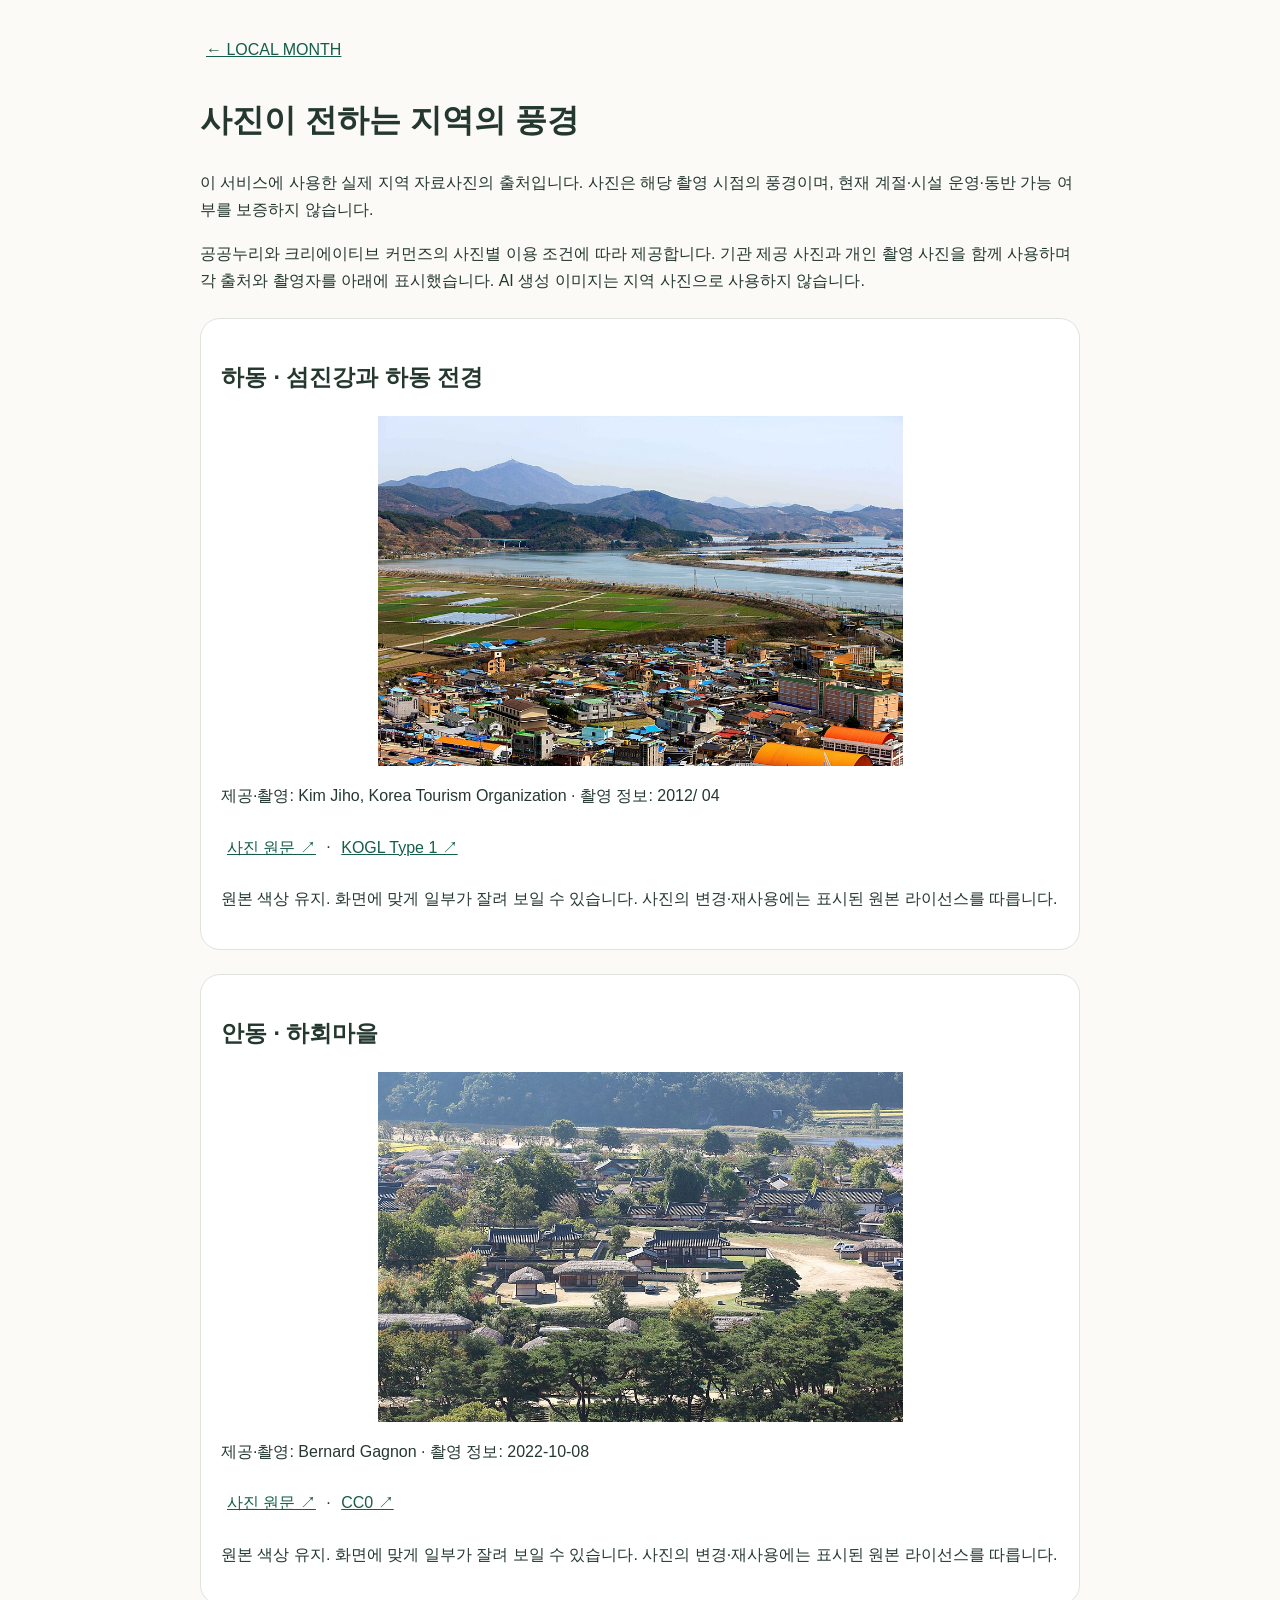
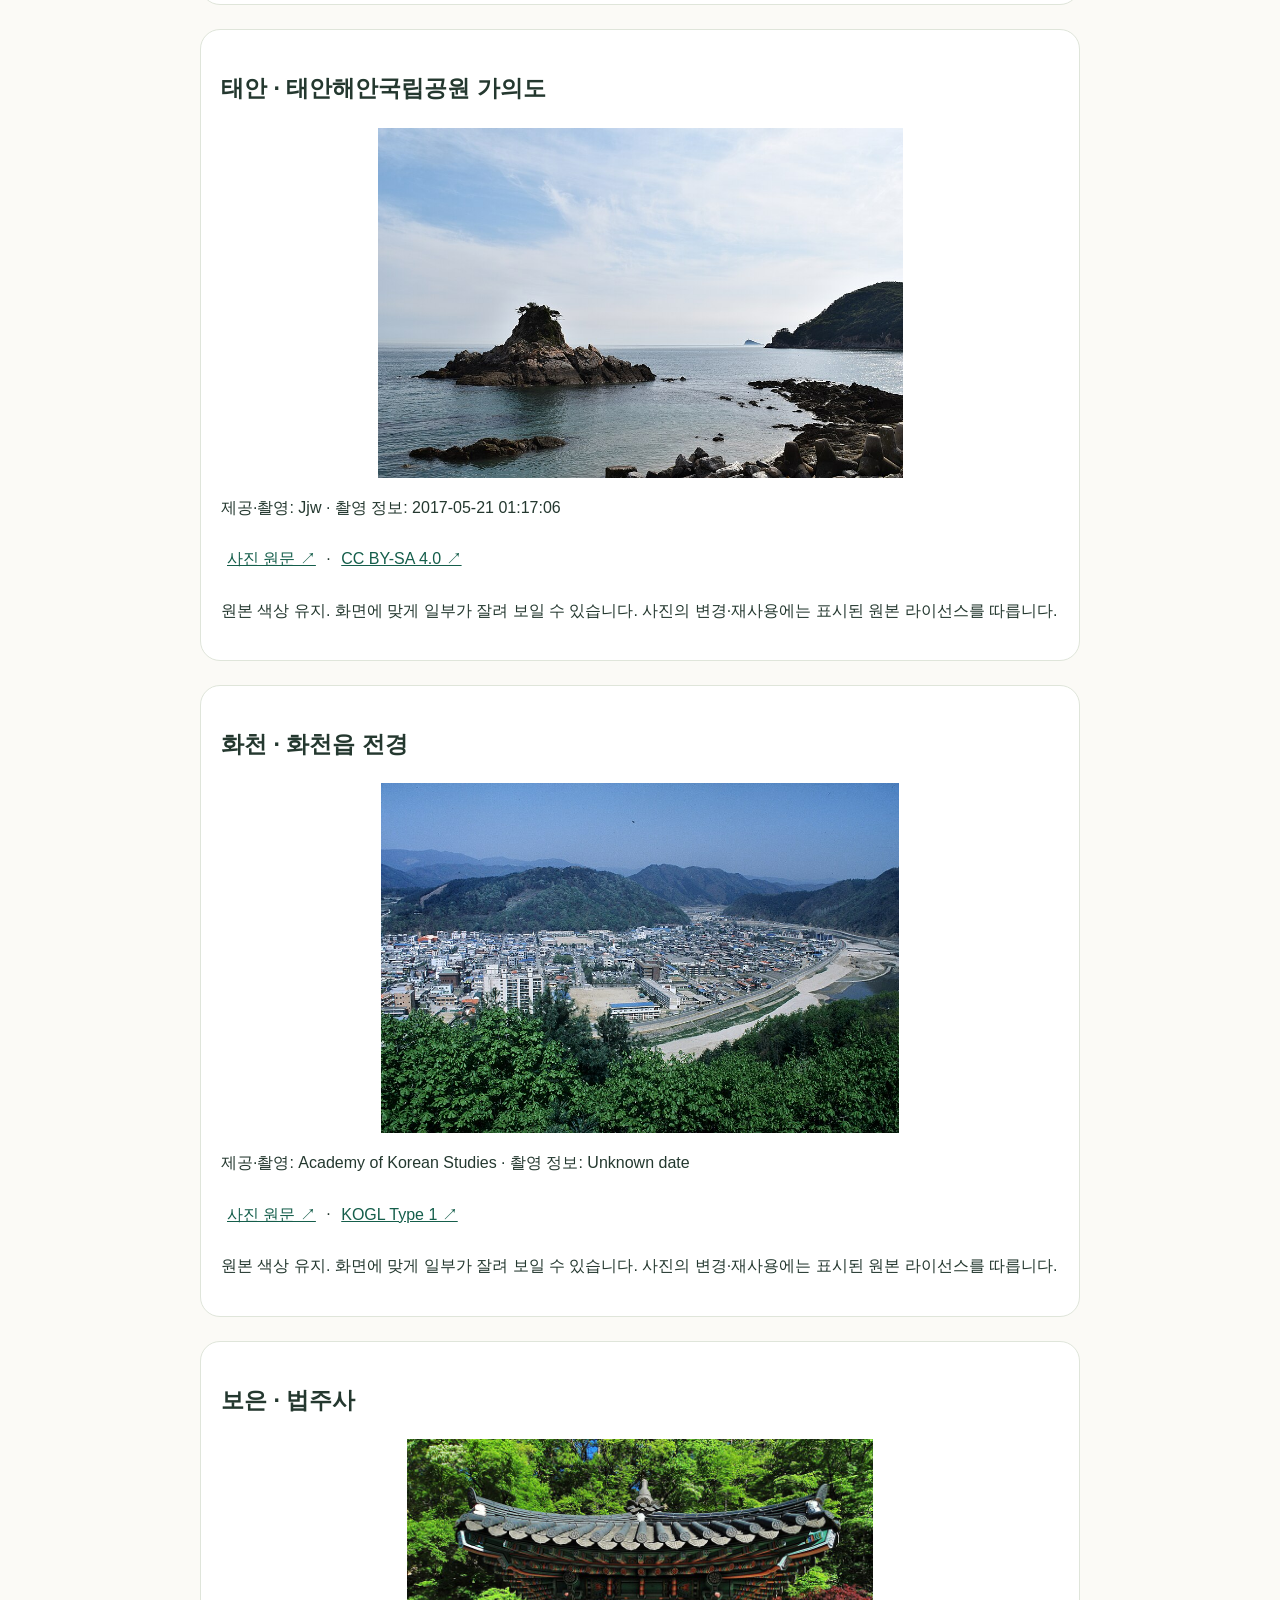
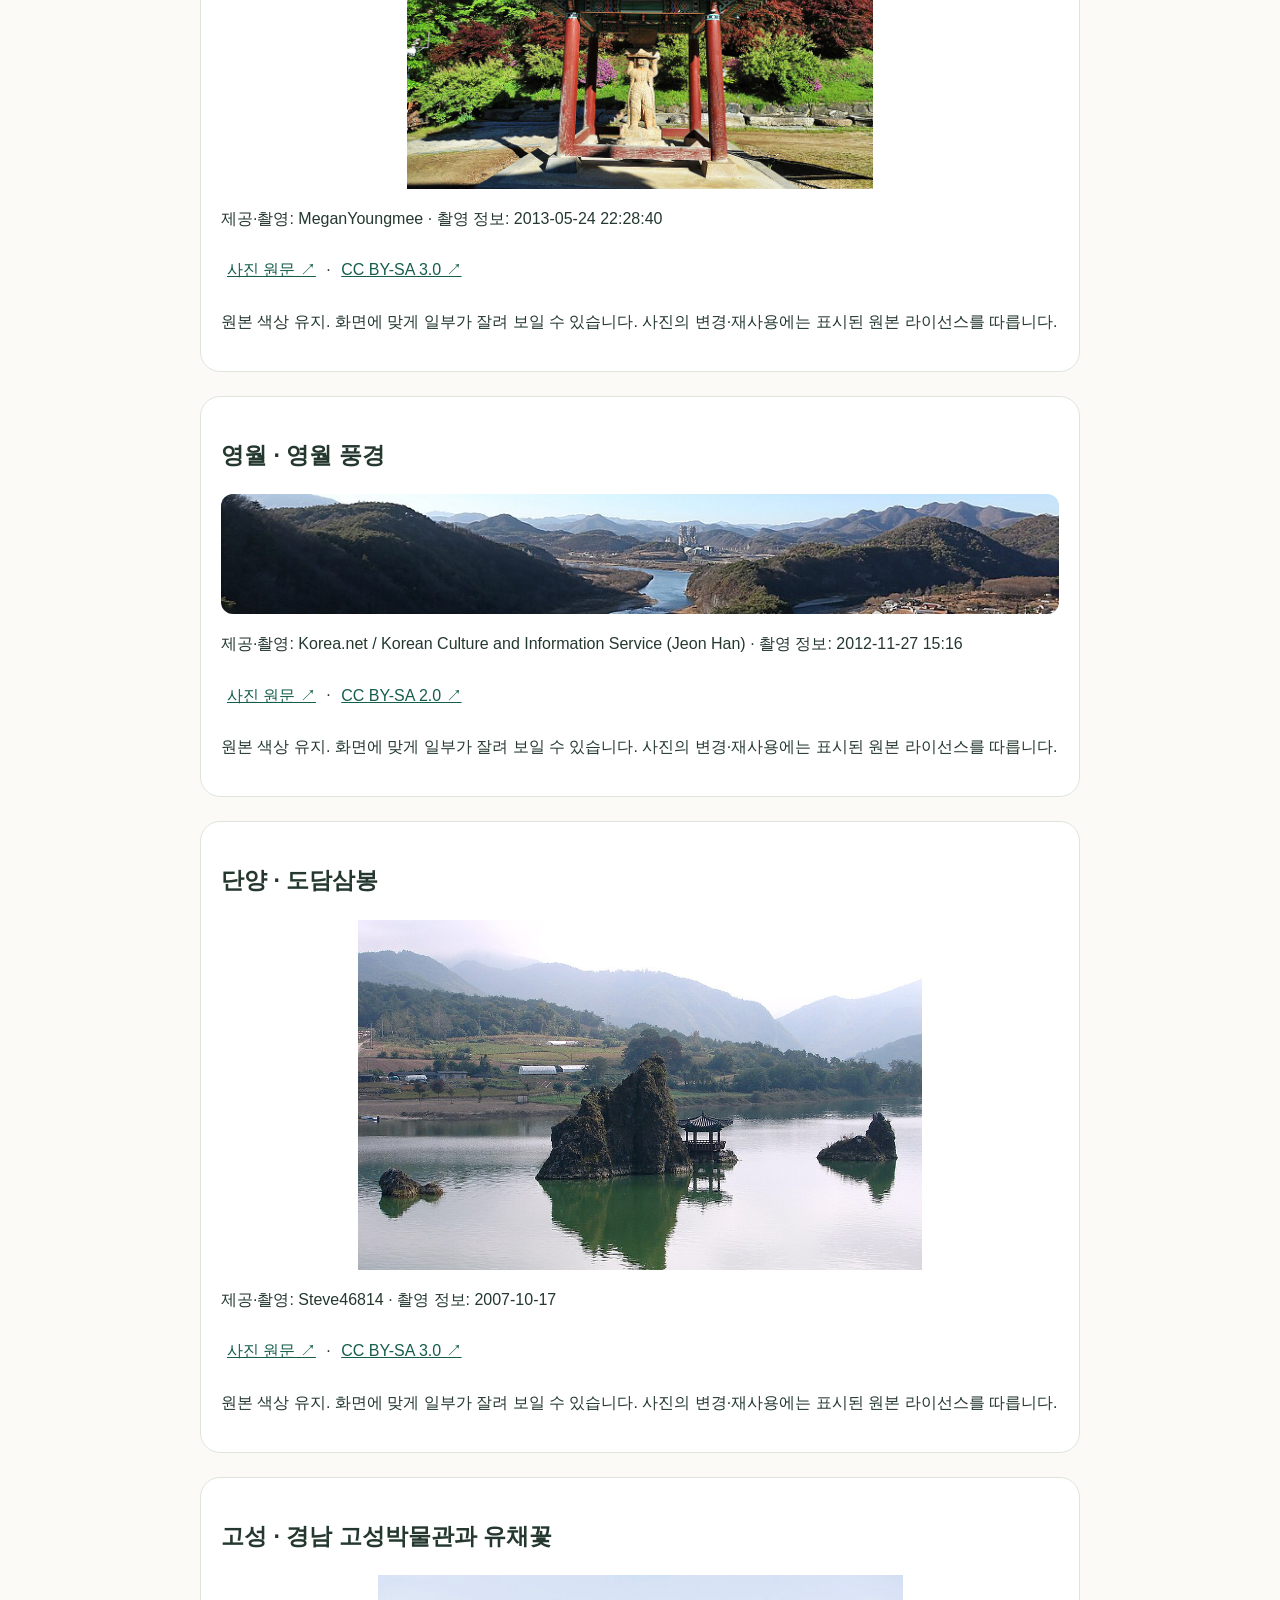
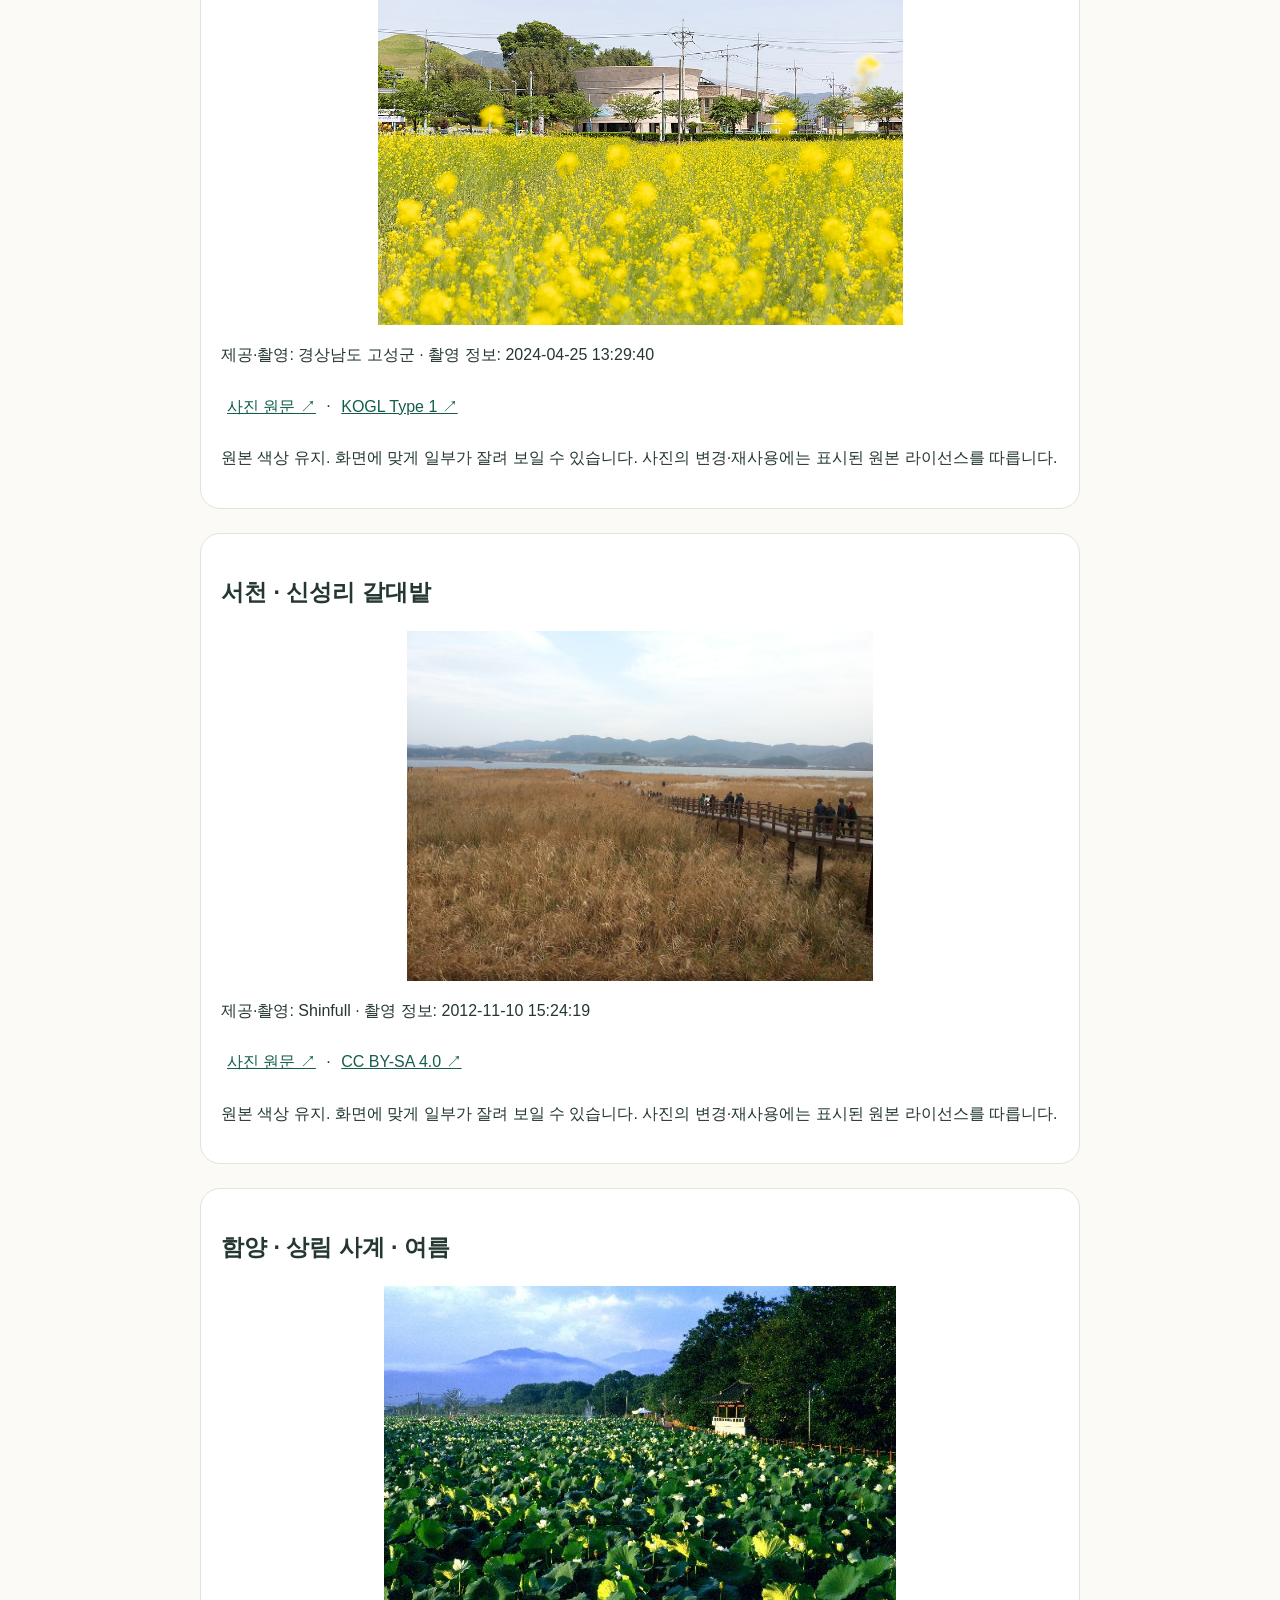
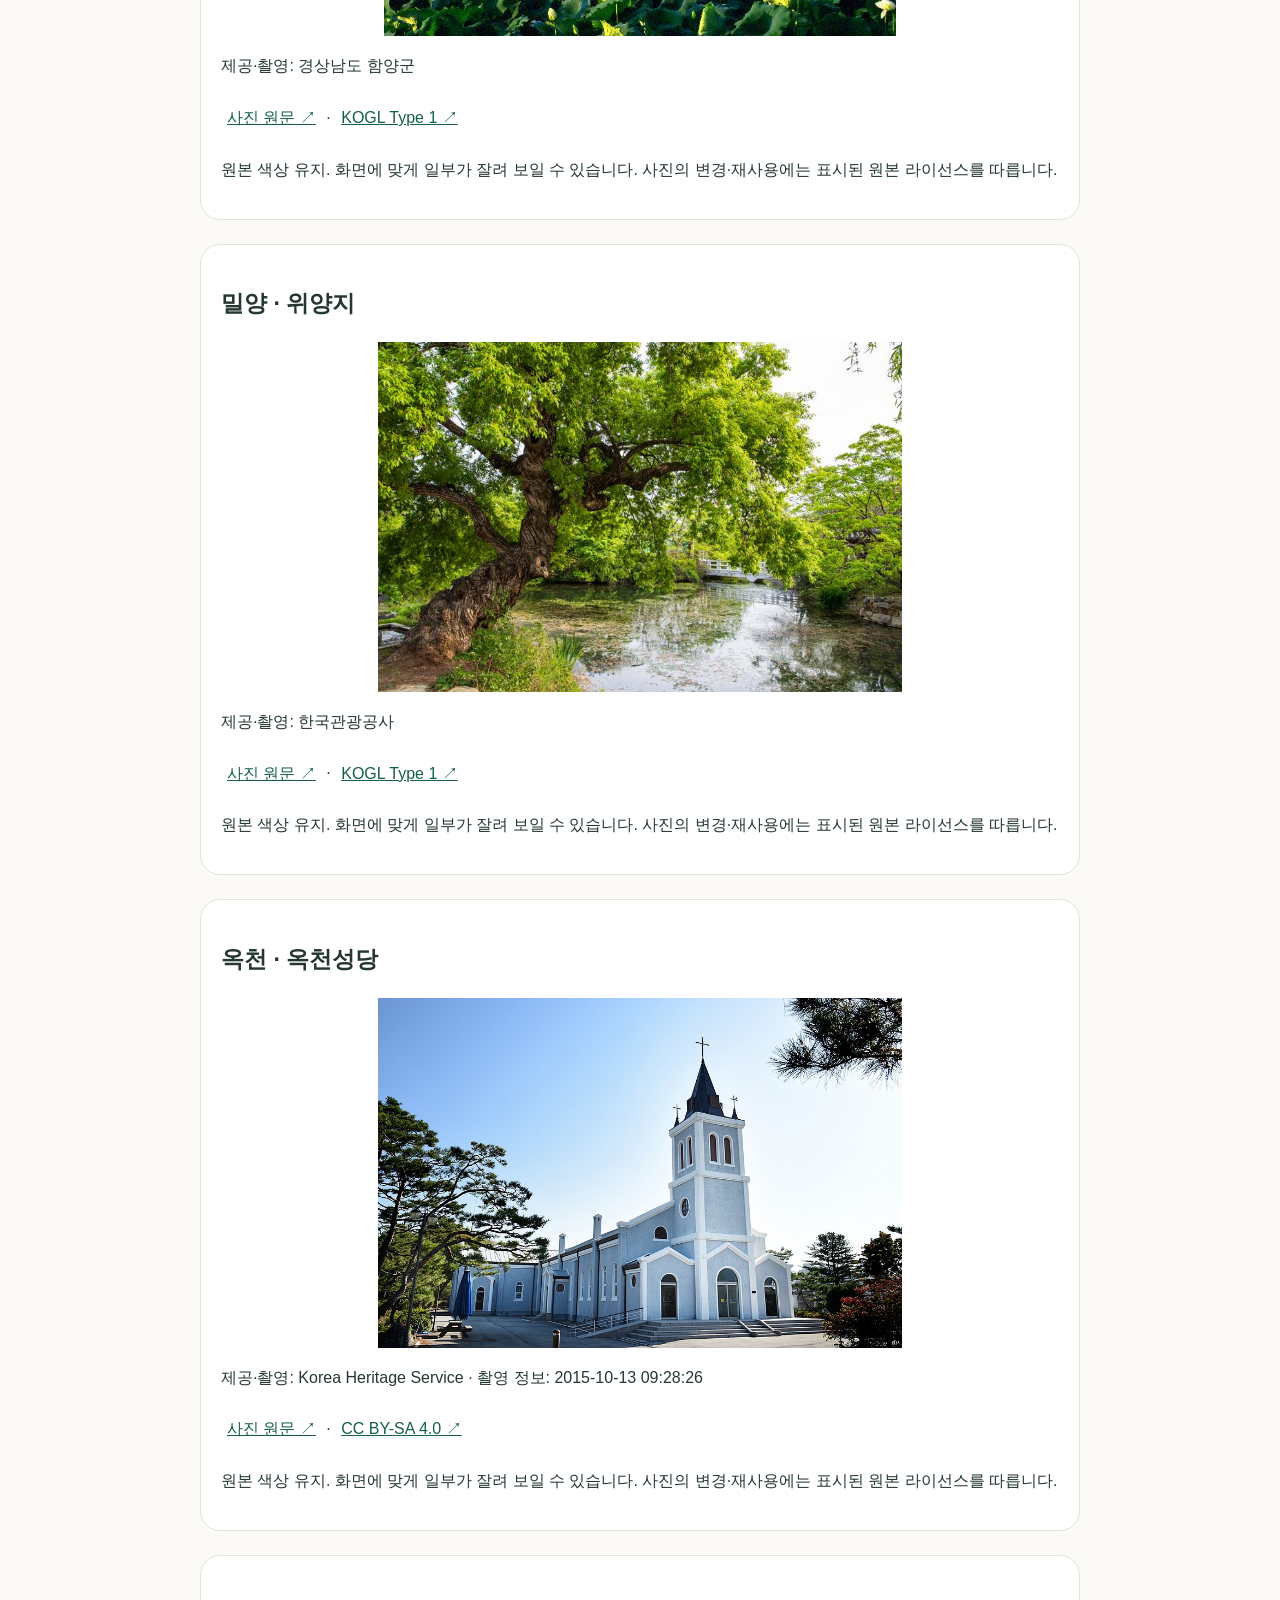
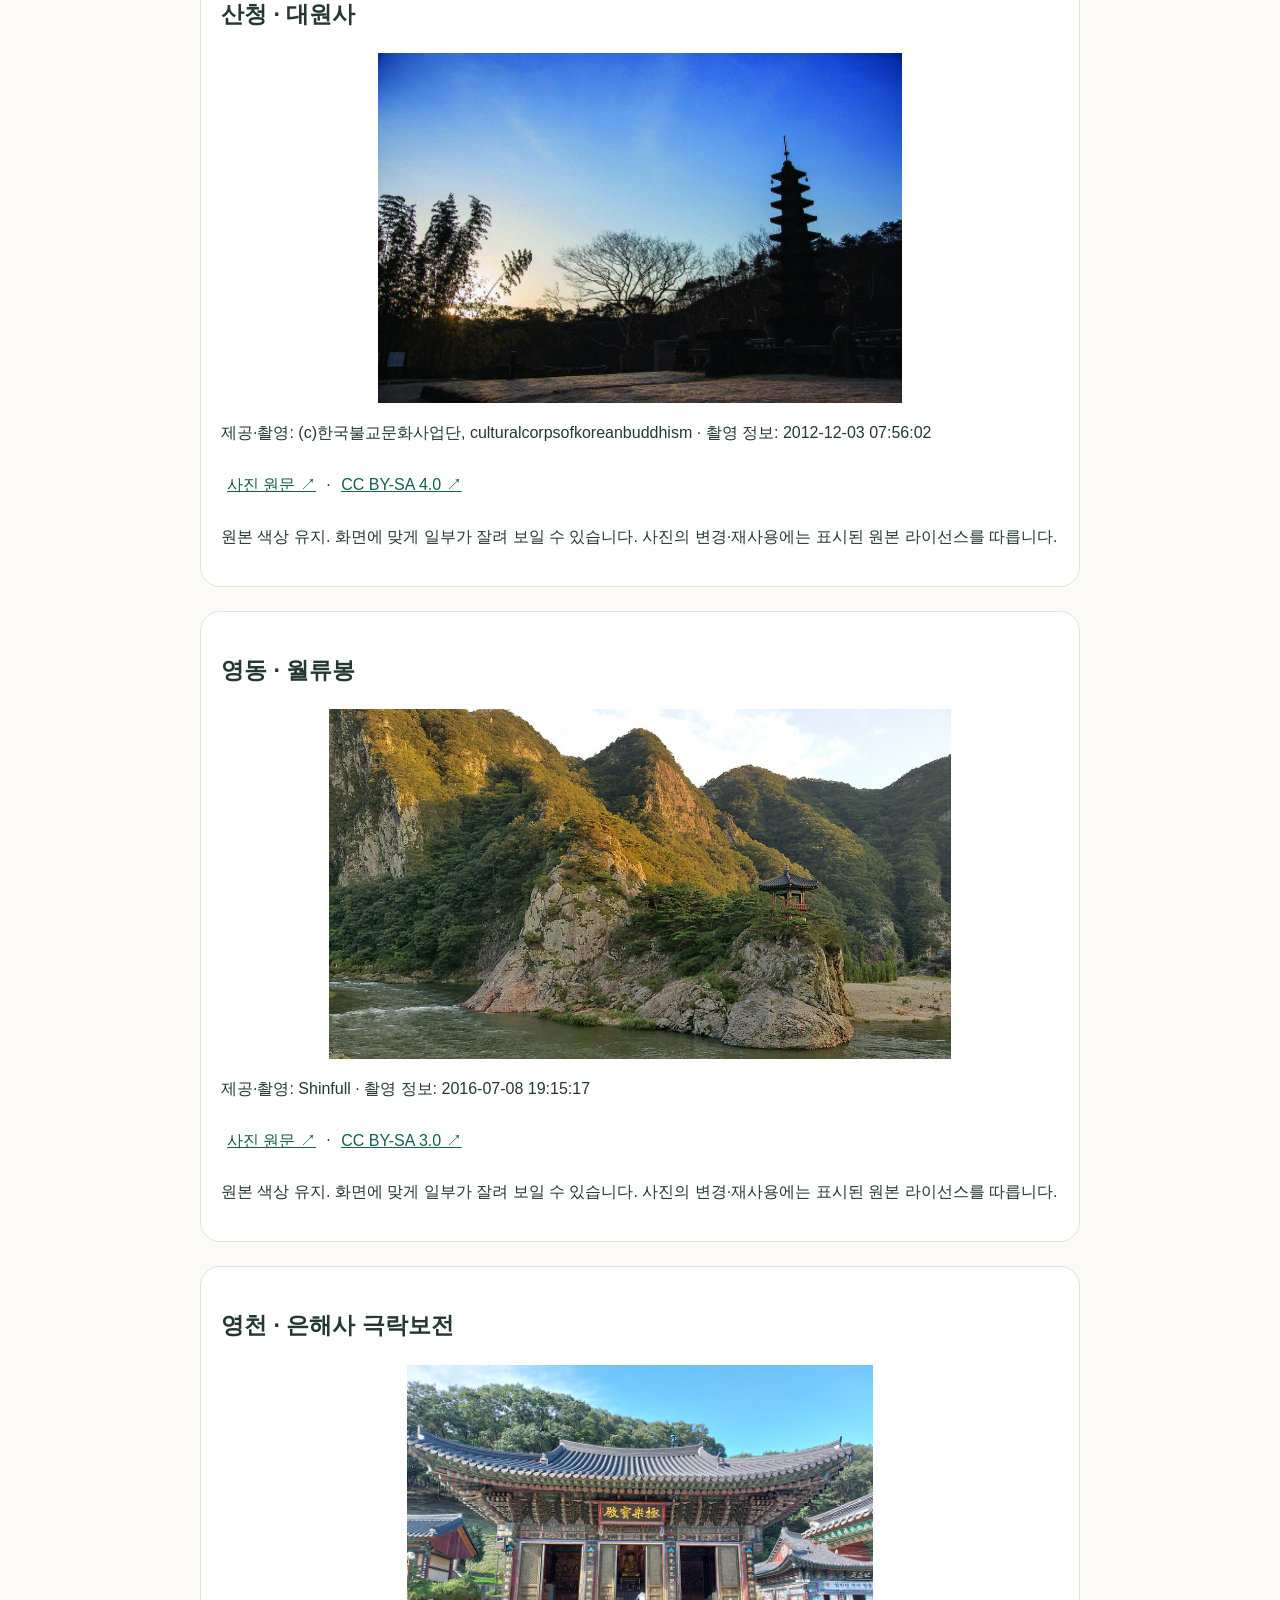
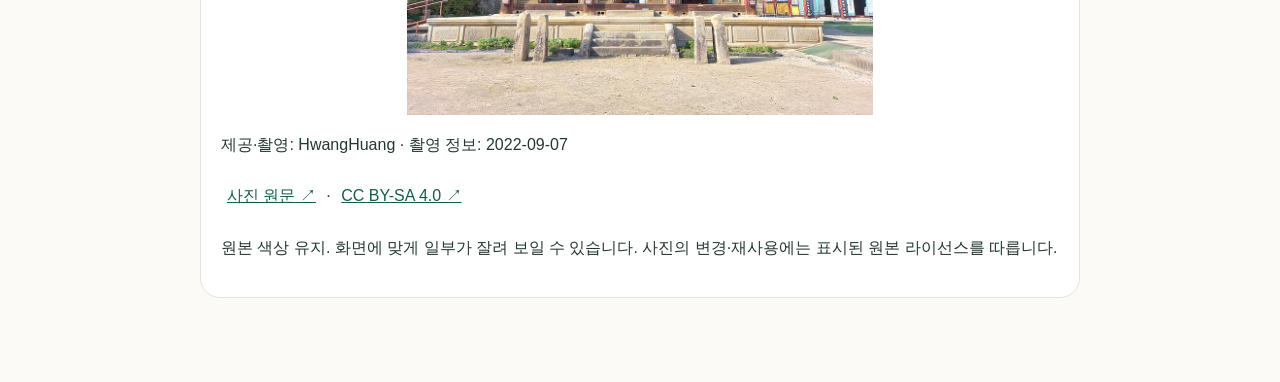
<file: photos.html>
<!doctype html><html lang="ko"><head><meta charset="utf-8"><meta name="viewport" content="width=device-width,initial-scale=1,viewport-fit=cover"><meta name="theme-color" content="#155e4b"><title>사진 출처 · LOCAL MONTH</title><style>body{margin:0;background:#fbfaf6;color:#24382f;font:16px/1.7 -apple-system,BlinkMacSystemFont,"Noto Sans KR",sans-serif}main{max-width:880px;margin:auto;padding:28px 20px 60px}h1{font-size:32px}h2{font-size:23px}a{color:#155e4b;display:inline-flex;align-items:center;min-height:44px;padding:0 6px}a:focus-visible{outline:3px solid #155e4b;outline-offset:3px}article{background:white;border:1px solid #dfe5da;border-radius:20px;padding:20px;margin:24px 0;scroll-margin-top:20px}img{display:block;width:100%;height:auto;max-height:350px;object-fit:contain;border-radius:12px}p{overflow-wrap:anywhere}@media(prefers-reduced-motion:no-preference){html{scroll-behavior:smooth}}</style></head><body><main><a href="index.html">← LOCAL MONTH</a><h1>사진이 전하는 지역의 풍경</h1><p>이 서비스에 사용한 실제 지역 자료사진의 출처입니다. 사진은 해당 촬영 시점의 풍경이며, 현재 계절·시설 운영·동반 가능 여부를 보증하지 않습니다.</p><p>공공누리와 크리에이티브 커먼즈의 사진별 이용 조건에 따라 제공합니다. 기관 제공 사진과 개인 촬영 사진을 함께 사용하며 각 출처와 촬영자를 아래에 표시했습니다. AI 생성 이미지는 지역 사진으로 사용하지 않습니다.</p><article id="hadong"><h2>하동 · 섬진강과 하동 전경</h2><img src="assets/photos/hadong.jpg?v=9.6.1" alt="섬진강과 하동 전경" width="960" height="640" loading="lazy"><p>제공·촬영: Kim Jiho, Korea Tourism Organization · 촬영 정보: 2012/ 04</p><p><a href="https://commons.wikimedia.org/wiki/File:Hadong-gun.jpg" target="_blank" rel="noopener">사진 원문 ↗</a> · <a href="https://www.kogl.or.kr/info/license.do?type=type1" target="_blank" rel="noopener">KOGL Type 1 ↗</a></p><p>원본 색상 유지. 화면에 맞게 일부가 잘려 보일 수 있습니다. 사진의 변경·재사용에는 표시된 원본 라이선스를 따릅니다.</p></article><article id="andong"><h2>안동 · 하회마을</h2><img src="assets/photos/andong.jpg?v=9.6.1" alt="하회마을" width="960" height="640" loading="lazy"><p>제공·촬영: Bernard Gagnon · 촬영 정보: 2022-10-08</p><p><a href="https://commons.wikimedia.org/wiki/File:Hahoe_Folk_Village_03.jpg" target="_blank" rel="noopener">사진 원문 ↗</a> · <a href="http://creativecommons.org/publicdomain/zero/1.0/deed.en" target="_blank" rel="noopener">CC0 ↗</a></p><p>원본 색상 유지. 화면에 맞게 일부가 잘려 보일 수 있습니다. 사진의 변경·재사용에는 표시된 원본 라이선스를 따릅니다.</p></article><article id="taean"><h2>태안 · 태안해안국립공원 가의도</h2><img src="assets/photos/taean.jpg?v=9.6.1" alt="태안해안국립공원 가의도" width="960" height="640" loading="lazy"><p>제공·촬영: Jjw · 촬영 정보: 2017-05-21 01:17:06</p><p><a href="https://commons.wikimedia.org/wiki/File:Gauido_at_Taeanhaean_National_Park_image_2.jpg" target="_blank" rel="noopener">사진 원문 ↗</a> · <a href="https://creativecommons.org/licenses/by-sa/4.0" target="_blank" rel="noopener">CC BY-SA 4.0 ↗</a></p><p>원본 색상 유지. 화면에 맞게 일부가 잘려 보일 수 있습니다. 사진의 변경·재사용에는 표시된 원본 라이선스를 따릅니다.</p></article><article id="hwacheon"><h2>화천 · 화천읍 전경</h2><img src="assets/photos/hwacheon.jpg?v=9.6.1" alt="화천읍 전경" width="960" height="640" loading="lazy"><p>제공·촬영: Academy of Korean Studies · 촬영 정보: Unknown date</p><p><a href="https://commons.wikimedia.org/wiki/File:Panoramic_view_of_Hwacheon-eup.jpg" target="_blank" rel="noopener">사진 원문 ↗</a> · <a href="https://www.kogl.or.kr/info/license.do?type=type1" target="_blank" rel="noopener">KOGL Type 1 ↗</a></p><p>원본 색상 유지. 화면에 맞게 일부가 잘려 보일 수 있습니다. 사진의 변경·재사용에는 표시된 원본 라이선스를 따릅니다.</p></article><article id="boeun"><h2>보은 · 법주사</h2><img src="assets/photos/boeun.jpg?v=9.6.1" alt="법주사" width="960" height="640" loading="lazy"><p>제공·촬영: MeganYoungmee · 촬영 정보: 2013-05-24 22:28:40</p><p><a href="https://commons.wikimedia.org/wiki/File:Beopjusa-Temple-Stay-Korea_832.jpg" target="_blank" rel="noopener">사진 원문 ↗</a> · <a href="https://creativecommons.org/licenses/by-sa/3.0" target="_blank" rel="noopener">CC BY-SA 3.0 ↗</a></p><p>원본 색상 유지. 화면에 맞게 일부가 잘려 보일 수 있습니다. 사진의 변경·재사용에는 표시된 원본 라이선스를 따릅니다.</p></article><article id="yeongwol"><h2>영월 · 영월 풍경</h2><img src="assets/photos/yeongwol.jpg?v=9.6.1" alt="영월 풍경" width="960" height="640" loading="lazy"><p>제공·촬영: Korea.net / Korean Culture and Information Service (Jeon Han) · 촬영 정보: 2012-11-27 15:16</p><p><a href="https://commons.wikimedia.org/wiki/File:Yeongwol_Banner.jpg" target="_blank" rel="noopener">사진 원문 ↗</a> · <a href="https://creativecommons.org/licenses/by-sa/2.0" target="_blank" rel="noopener">CC BY-SA 2.0 ↗</a></p><p>원본 색상 유지. 화면에 맞게 일부가 잘려 보일 수 있습니다. 사진의 변경·재사용에는 표시된 원본 라이선스를 따릅니다.</p></article><article id="danyang"><h2>단양 · 도담삼봉</h2><img src="assets/photos/danyang.jpg?v=9.6.1" alt="도담삼봉" width="960" height="640" loading="lazy"><p>제공·촬영: Steve46814 · 촬영 정보: 2007-10-17</p><p><a href="https://commons.wikimedia.org/wiki/File:Korea-Danyang-Dodamsambong_3087-07.JPG" target="_blank" rel="noopener">사진 원문 ↗</a> · <a href="https://creativecommons.org/licenses/by-sa/3.0" target="_blank" rel="noopener">CC BY-SA 3.0 ↗</a></p><p>원본 색상 유지. 화면에 맞게 일부가 잘려 보일 수 있습니다. 사진의 변경·재사용에는 표시된 원본 라이선스를 따릅니다.</p></article><article id="goseong"><h2>고성 · 경남 고성박물관과 유채꽃</h2><img src="assets/photos/goseong.jpg?v=9.6.1" alt="경남 고성박물관과 유채꽃" width="960" height="640" loading="lazy"><p>제공·촬영: 경상남도 고성군 · 촬영 정보: 2024-04-25 13:29:40</p><p><a href="https://commons.wikimedia.org/wiki/File:Goseong_Museum_and_Rape_Flower_(Goseong,_Gyeongnam,_South_Korea).jpg" target="_blank" rel="noopener">사진 원문 ↗</a> · <a href="https://www.kogl.or.kr/info/license.do?type=type1" target="_blank" rel="noopener">KOGL Type 1 ↗</a></p><p>원본 색상 유지. 화면에 맞게 일부가 잘려 보일 수 있습니다. 사진의 변경·재사용에는 표시된 원본 라이선스를 따릅니다.</p></article><article id="seocheon"><h2>서천 · 신성리 갈대밭</h2><img src="assets/photos/seocheon.jpg?v=9.6.1" alt="신성리 갈대밭" width="960" height="640" loading="lazy"><p>제공·촬영: Shinfull · 촬영 정보: 2012-11-10 15:24:19</p><p><a href="https://commons.wikimedia.org/wiki/File:Sinseong-ri_Reed_Field_in_fall.jpg" target="_blank" rel="noopener">사진 원문 ↗</a> · <a href="https://creativecommons.org/licenses/by-sa/4.0" target="_blank" rel="noopener">CC BY-SA 4.0 ↗</a></p><p>원본 색상 유지. 화면에 맞게 일부가 잘려 보일 수 있습니다. 사진의 변경·재사용에는 표시된 원본 라이선스를 따릅니다.</p></article><article id="hamyang"><h2>함양 · 상림 사계 · 여름</h2><img src="assets/photos/hamyang-official.jpg?v=9.6.1" alt="상림 사계 · 여름" width="960" height="640" loading="lazy"><p>제공·촬영: 경상남도 함양군</p><p><a href="https://www.kogl.or.kr/recommend/recommendDivView.do?division=img&amp;recommendIdx=145448" target="_blank" rel="noopener">사진 원문 ↗</a> · <a href="https://www.kogl.or.kr/info/license.do?type=type1" target="_blank" rel="noopener">KOGL Type 1 ↗</a></p><p>원본 색상 유지. 화면에 맞게 일부가 잘려 보일 수 있습니다. 사진의 변경·재사용에는 표시된 원본 라이선스를 따릅니다.</p></article><article id="miryang"><h2>밀양 · 위양지</h2><img src="assets/photos/miryang-official.jpg?v=9.6.1" alt="위양지" width="960" height="640" loading="lazy"><p>제공·촬영: 한국관광공사</p><p><a href="https://www.kogl.or.kr/recommend/recommendDivView.do?division=img&amp;recommendIdx=37989" target="_blank" rel="noopener">사진 원문 ↗</a> · <a href="https://www.kogl.or.kr/info/license.do?type=type1" target="_blank" rel="noopener">KOGL Type 1 ↗</a></p><p>원본 색상 유지. 화면에 맞게 일부가 잘려 보일 수 있습니다. 사진의 변경·재사용에는 표시된 원본 라이선스를 따릅니다.</p></article><article id="okcheon"><h2>옥천 · 옥천성당</h2><img src="assets/photos/okcheon.jpg?v=9.6.1" alt="옥천성당" width="960" height="640" loading="lazy"><p>제공·촬영: Korea Heritage Service · 촬영 정보: 2015-10-13 09:28:26</p><p><a href="https://commons.wikimedia.org/wiki/File:%EC%98%A5%EC%B2%9C%EC%84%B1%EB%8B%B9.jpg" target="_blank" rel="noopener">사진 원문 ↗</a> · <a href="https://creativecommons.org/licenses/by-sa/4.0" target="_blank" rel="noopener">CC BY-SA 4.0 ↗</a></p><p>원본 색상 유지. 화면에 맞게 일부가 잘려 보일 수 있습니다. 사진의 변경·재사용에는 표시된 원본 라이선스를 따릅니다.</p></article><article id="sancheong"><h2>산청 · 대원사</h2><img src="assets/photos/sancheong-scenic.jpg?v=9.6.1" alt="대원사" width="960" height="640" loading="lazy"><p>제공·촬영: (c)한국불교문화사업단, culturalcorpsofkoreanbuddhism · 촬영 정보: 2012-12-03 07:56:02</p><p><a href="https://commons.wikimedia.org/wiki/File:%EB%8C%80%EC%9B%90%EC%82%AC2.jpg" target="_blank" rel="noopener">사진 원문 ↗</a> · <a href="https://creativecommons.org/licenses/by-sa/4.0" target="_blank" rel="noopener">CC BY-SA 4.0 ↗</a></p><p>원본 색상 유지. 화면에 맞게 일부가 잘려 보일 수 있습니다. 사진의 변경·재사용에는 표시된 원본 라이선스를 따릅니다.</p></article><article id="yeongdong"><h2>영동 · 월류봉</h2><img src="assets/photos/yeongdong-scenic.jpg?v=9.6.1" alt="월류봉" width="960" height="640" loading="lazy"><p>제공·촬영: Shinfull · 촬영 정보: 2016-07-08 19:15:17</p><p><a href="https://commons.wikimedia.org/wiki/File:%EC%9B%94%EB%A5%98%EB%B4%89_%EC%82%AC%EC%A7%841.jpg" target="_blank" rel="noopener">사진 원문 ↗</a> · <a href="https://creativecommons.org/licenses/by-sa/3.0" target="_blank" rel="noopener">CC BY-SA 3.0 ↗</a></p><p>원본 색상 유지. 화면에 맞게 일부가 잘려 보일 수 있습니다. 사진의 변경·재사용에는 표시된 원본 라이선스를 따릅니다.</p></article><article id="yeongcheon"><h2>영천 · 은해사 극락보전</h2><img src="assets/photos/yeongcheon-scenic.jpg?v=9.6.1" alt="은해사 극락보전" width="960" height="640" loading="lazy"><p>제공·촬영: HwangHuang · 촬영 정보: 2022-09-07</p><p><a href="https://commons.wikimedia.org/wiki/File:%EC%9D%80%ED%95%B4%EC%82%AC_%EA%B7%B9%EB%9D%BD%EB%B3%B4%EC%A0%84.jpg" target="_blank" rel="noopener">사진 원문 ↗</a> · <a href="https://creativecommons.org/licenses/by-sa/4.0" target="_blank" rel="noopener">CC BY-SA 4.0 ↗</a></p><p>원본 색상 유지. 화면에 맞게 일부가 잘려 보일 수 있습니다. 사진의 변경·재사용에는 표시된 원본 라이선스를 따릅니다.</p></article></main></body></html>
</file>
<file: styles.css>
:root{--bg:#f4efe6;--paper:#fbf8f2;--ink:#20211d;--muted:#77746d;--line:#d9d1c5;--forest:#435846;--wine:#754947;--gold:#9a8158}
*{box-sizing:border-box}html{background:var(--bg)}body{margin:0;background:var(--bg);color:var(--ink);font-family:-apple-system,BlinkMacSystemFont,"Apple SD Gothic Neo","Noto Sans KR",Arial,sans-serif}
button,input,select,textarea{font:inherit}button{cursor:pointer}.app{max-width:1180px;margin:0 auto;padding:0 18px 96px}.top{position:sticky;top:0;z-index:40;display:flex;align-items:center;justify-content:space-between;padding:17px 0 13px;background:rgba(244,239,230,.95);backdrop-filter:blur(12px);border-bottom:1px solid var(--line)}
.brand{font-family:Georgia,"Times New Roman",serif;font-size:21px;letter-spacing:.08em}.brand small{display:block;margin-top:3px;font-size:9px;letter-spacing:.19em;color:var(--forest)}
.actions{display:flex;gap:8px}.btn,.icon{border:1px solid var(--line);background:transparent;color:var(--ink);border-radius:999px;padding:9px 12px}.primary{border:none;background:var(--forest);color:#fff;border-radius:9px;padding:11px 15px}.badge{display:inline-flex;align-items:center;border:1px solid var(--line);border-radius:999px;padding:4px 8px;font-size:10px;color:var(--muted);white-space:nowrap}.badge.ok{border-color:#9fac99;color:var(--forest)}.badge.dev{border-color:#b89d9b;color:var(--wine)}
.hero{padding:44px 0 25px;display:grid;grid-template-columns:1.3fr .7fr;gap:30px;align-items:end}.eyebrow{font-size:10px;letter-spacing:.18em;color:var(--wine);text-transform:uppercase}h1,h2,h3{font-family:Georgia,"Noto Serif KR","Times New Roman",serif;font-weight:500;margin:0}h1{font-size:48px;line-height:1.13;letter-spacing:-.03em;margin:10px 0 14px}.hero p{color:var(--muted);font-size:14px;line-height:1.8}.stats{display:grid;grid-template-columns:1fr 1fr;gap:14px;border-top:1px solid var(--line);padding-top:15px}.stat strong{font-family:Georgia,serif;font-size:25px;font-weight:500}.stat span{display:block;color:var(--muted);font-size:10px;margin-top:4px}
.search{display:flex;gap:8px;border:1px solid var(--line);background:var(--paper);border-radius:12px;padding:8px;margin-top:18px}.search input{flex:1;min-width:0;border:0;background:transparent;outline:0;padding:10px}
.section{margin-top:36px}.section-head{display:flex;justify-content:space-between;align-items:end;gap:14px;border-bottom:1px solid var(--line);padding-bottom:10px;margin-bottom:14px}.section-head h2{font-size:25px}.section-head p{margin:0;font-size:10px;color:var(--muted)}
.cards{display:grid;grid-template-columns:repeat(4,1fr);gap:12px}.card{background:var(--paper);border:1px solid var(--line);border-radius:12px;padding:16px;min-width:0}.card h3{font-size:18px;margin:6px 0 8px}.card p{font-size:12px;color:var(--muted);line-height:1.7;margin:0}.region-grid{display:grid;grid-template-columns:repeat(3,1fr);gap:12px}.region{background:var(--paper);border:1px solid var(--line);border-radius:12px;padding:16px}.region-top{display:flex;justify-content:space-between;gap:12px}.region-name{font-family:Georgia,"Noto Serif KR",serif;font-size:22px}.score{font-family:Georgia,serif;font-size:22px;color:var(--forest)}.small{font-size:10px;color:var(--muted)}.metrics{display:grid;grid-template-columns:repeat(3,1fr);gap:8px;margin-top:12px}.metric{border-top:1px solid var(--line);padding-top:8px}.metric strong{font-size:13px}.metric span{display:block;font-size:9px;color:var(--muted);margin-top:3px}.row-actions{display:flex;gap:7px;flex-wrap:wrap;margin-top:12px}
.note{border-left:3px solid var(--forest);background:rgba(67,88,70,.06);padding:12px 13px;font-size:12px;line-height:1.7}.filters{display:flex;gap:8px;overflow:auto;padding:12px 0}.chip{white-space:nowrap;border:1px solid var(--line);background:transparent;color:var(--muted);border-radius:999px;padding:8px 11px}.chip.active{background:var(--ink);color:var(--paper);border-color:var(--ink)}
.map{min-height:320px;border:1px solid var(--line);border-radius:14px;background:linear-gradient(135deg,#e7e0d4,#d8e0d5);position:relative;overflow:hidden;padding:20px}.shape{position:absolute;inset:22px 25%;border:1px solid rgba(67,88,70,.35);border-radius:40% 44% 47% 36%;transform:rotate(-8deg);background:rgba(255,255,255,.18)}.pin{position:absolute;border:1px solid var(--forest);background:var(--paper);border-radius:999px;padding:6px 8px;font-size:10px}.pin:nth-of-type(2){left:38%;top:27%}.pin:nth-of-type(3){left:46%;top:44%}.pin:nth-of-type(4){left:53%;top:60%}.pin:nth-of-type(5){left:61%;top:48%}.pin:nth-of-type(6){left:45%;top:70%}.map small{position:absolute;left:16px;bottom:14px;color:var(--muted)}
.rank{display:flex;gap:12px;align-items:center;border-bottom:1px solid var(--line);padding:11px 0}.rank:last-child{border-bottom:0}.rankno{font-family:Georgia,serif;color:var(--wine);font-size:23px;width:30px}.rankmain{flex:1;min-width:0}.rankmain strong{font-size:13px}.rankmain small{display:block;font-size:10px;color:var(--muted);margin-top:4px}.twocol{display:grid;grid-template-columns:1fr 1fr;gap:16px}.tablewrap{overflow:auto;border:1px solid var(--line);border-radius:12px;background:var(--paper)}table{border-collapse:collapse;width:100%;min-width:720px}th,td{padding:11px;border-bottom:1px solid var(--line);text-align:left;font-size:11px}th{font-size:9px;color:var(--muted);letter-spacing:.08em}
.event-grid{display:grid;grid-template-columns:repeat(2,1fr);gap:12px}.event{border:1px solid var(--line);background:var(--paper);border-radius:12px;padding:15px}.event-date{font-family:Georgia,serif;color:var(--wine);font-size:22px}.event h3{font-size:17px;margin:5px 0}.event small{color:var(--muted)}
.formgrid{display:grid;grid-template-columns:1fr 1fr;gap:10px}.input{width:100%;border:1px solid var(--line);background:var(--paper);border-radius:9px;padding:11px;outline:none}.reco{display:grid;grid-template-columns:1fr 1fr;gap:14px}.themes{display:flex;gap:7px;flex-wrap:wrap}.theme{border:1px solid var(--line);background:transparent;border-radius:999px;padding:8px 11px;color:var(--muted);font-size:11px}.theme.active{background:var(--forest);border-color:var(--forest);color:white}.reco-result{margin-top:14px;border:1px solid var(--line);background:var(--paper);border-radius:14px;padding:17px}.plan{display:grid;grid-template-columns:repeat(4,1fr);gap:9px;margin-top:15px}.plan>div{border-top:1px solid var(--line);padding-top:9px}.plan strong{display:block;font-size:11px}.plan span{display:block;font-size:9px;color:var(--muted);line-height:1.5;margin-top:4px}
.panel{display:none}.panel.active{display:block}.update{display:flex;justify-content:space-between;align-items:center;gap:12px;border:1px solid var(--line);background:rgba(251,248,242,.7);border-radius:10px;padding:12px 14px}.bottom{position:fixed;left:0;right:0;bottom:0;z-index:50;background:rgba(251,248,242,.96);backdrop-filter:blur(12px);border-top:1px solid var(--line)}.nav{max-width:760px;margin:auto;display:grid;grid-template-columns:repeat(5,1fr)}.nav button{border:0;background:transparent;padding:11px 4px 10px;color:var(--muted);font-size:10px}.nav button strong{display:block;font-size:15px;margin-bottom:3px}.nav button.active{color:var(--forest)}
.drawer{position:fixed;inset:0 0 0 auto;width:min(420px,92vw);background:var(--paper);border-left:1px solid var(--line);z-index:80;padding:18px;transform:translateX(102%);transition:.2s}.drawer.open{transform:none}.drawer-head{display:flex;justify-content:space-between;align-items:center;border-bottom:1px solid var(--line);padding-bottom:12px}.toast{position:fixed;right:18px;bottom:82px;background:var(--ink);color:white;padding:11px 14px;border-radius:9px;font-size:11px;z-index:100;opacity:0;transform:translateY(10px);pointer-events:none;transition:.2s}.toast.show{opacity:1;transform:none}
@media(max-width:820px){.hero{grid-template-columns:1fr}.cards{grid-template-columns:1fr 1fr}.region-grid{grid-template-columns:1fr 1fr}.twocol{grid-template-columns:1fr}.plan{grid-template-columns:1fr 1fr}}
@media(max-width:520px){.app{padding-left:14px;padding-right:14px}.brand{font-size:17px}h1{font-size:31px}.cards,.region-grid,.event-grid,.formgrid,.reco{grid-template-columns:1fr}.metrics{grid-template-columns:1fr 1fr}.actions .badge{display:none}}

#realMap{min-height:420px;background:#e8e2d7;display:flex;align-items:center;justify-content:center}
#koreaSvg path{stroke:#f4efe6;stroke-width:.45;transition:opacity .15s,fill .15s}
#koreaSvg path.normal{fill:#c9c3b9;opacity:.42}
#koreaSvg path.decline{fill:#6f826e;opacity:.9;cursor:pointer}
#koreaSvg path.decline.beta{fill:#455a46}
#koreaSvg path.decline:hover,#koreaSvg path.decline.selected{fill:#774c4b;opacity:1}
#mapLoading{position:absolute;top:16px;left:16px}
@media(max-width:520px){#realMap{min-height:360px}}

button:focus-visible,input:focus-visible,select:focus-visible,textarea:focus-visible,[tabindex]:focus-visible{outline:3px solid rgba(117,73,71,.35);outline-offset:2px}@media (prefers-reduced-motion: reduce){*{scroll-behavior:auto!important;transition:none!important}}


/* v7 Mobile hardening */
html,body{max-width:100%;overflow-x:hidden}
body{-webkit-text-size-adjust:100%;text-size-adjust:100%;padding-bottom:env(safe-area-inset-bottom)}
button,.btn,.primary,.icon,.chip,.theme{min-height:44px;touch-action:manipulation}
input,select,textarea{font-size:16px}
input,select,textarea,button{max-width:100%}
.card,.region,.event,.rankmain,.note{overflow-wrap:anywhere;word-break:break-word}
.tablewrap{-webkit-overflow-scrolling:touch;overscroll-behavior-inline:contain}
.drawer{
  padding-bottom:calc(18px + env(safe-area-inset-bottom));
  max-height:100dvh;
  overflow-y:auto;
}
.bottom{padding-bottom:env(safe-area-inset-bottom)}
.nav button{min-height:54px}
.top{padding-top:calc(17px + env(safe-area-inset-top))}
@supports(height:100dvh){
  .drawer{height:100dvh}
}
@media(max-width:430px){
  .hero{padding-top:28px}
  h1{font-size:30px}
  .section-head{align-items:flex-start}
  .section-head p{max-width:42%;text-align:right}
  .stats{grid-template-columns:1fr 1fr}
  .metrics{grid-template-columns:1fr 1fr}
  .actions{gap:5px}
  .actions .icon{padding:9px 10px}
}
@media(max-width:360px){
  .app{padding-left:10px;padding-right:10px}
  .brand{font-size:15px}
  .actions .icon{font-size:10px;padding:8px}
  h1{font-size:28px}
  .section-head h2{font-size:21px}
  .metrics{grid-template-columns:1fr}
  .plan{grid-template-columns:1fr}
}

/* LOCAL MONTH — Editorial Nomad redesign */
:root{--ivory:#f3f0e9;--paper2:#faf8f3;--charcoal:#1c211d;--olive:#34483b;--wine2:#744e4a;--hair:rgba(28,33,29,.16)}
body{background:var(--ivory);color:var(--charcoal);font-family:Inter,"Pretendard","Noto Sans KR",system-ui,sans-serif}
.app{max-width:1320px;padding:0 28px 110px}.editorial-top{background:rgba(243,240,233,.9);padding:24px 0 18px;border-bottom:1px solid var(--hair)}
.editorial-top .brand{font-family:Georgia,serif;font-size:19px;letter-spacing:.16em}.editorial-top .brand small{font-family:Inter,sans-serif;font-size:8px;letter-spacing:.16em;color:#747870}
.quiet-icon,.menu-icon{border:0!important;border-radius:0!important;background:transparent!important;padding:8px 7px!important;min-height:36px!important;font-size:10px!important;color:#4e554f}.menu-icon{border-left:1px solid var(--hair)!important;padding-left:16px!important}
.editorial-hero{min-height:690px;display:grid;grid-template-columns:1.05fr .95fr;gap:7vw;align-items:center;border-bottom:1px solid var(--hair)}.hero-copy{padding:64px 0}
.kicker{font-size:9px;letter-spacing:.24em;color:var(--wine2);text-transform:uppercase;margin-bottom:18px}.editorial-hero h1{font-family:Georgia,"Noto Serif KR",serif;font-size:clamp(54px,6.5vw,96px);line-height:.98;letter-spacing:-.055em;margin:0 0 28px;font-weight:400}.editorial-hero h1 em{font-weight:400;color:var(--olive)}
.hero-deck{max-width:610px;font-size:15px;line-height:1.95;color:#626861}.editorial-search{margin-top:36px;display:flex;border-bottom:1px solid var(--charcoal);padding-bottom:10px;max-width:620px}.editorial-search input{flex:1;border:0;background:transparent;outline:0;font-size:18px;padding:10px 0}.editorial-search input::placeholder{color:#9a9b95}.search-arrow{width:50px;border:0;background:transparent;font-family:Georgia,serif;font-size:28px;color:var(--olive)}
.micro-links{display:flex;gap:22px;flex-wrap:wrap;margin-top:20px;font-size:8px;letter-spacing:.13em;color:#8a8c86}
.hero-art{position:relative;height:520px;background:var(--olive);overflow:hidden;color:#f7f4ed}.hero-art:before{content:"";position:absolute;inset:0;background:radial-gradient(circle at 70% 18%,rgba(255,255,255,.15),transparent 32%),linear-gradient(145deg,transparent 30%,rgba(255,255,255,.04) 30% 31%,transparent 31% 54%,rgba(255,255,255,.05) 54% 55%,transparent 55%)}
.topo{position:absolute;border:1px solid rgba(245,242,234,.28);border-radius:48% 52% 43% 57%/55% 40% 60% 45%;transform:rotate(-18deg)}.topo.a{width:460px;height:330px;left:-80px;top:70px}.topo.b{width:390px;height:270px;left:50px;top:120px}.topo.c{width:300px;height:210px;left:130px;top:155px}
.hero-art-label{position:absolute;left:30px;bottom:34px;display:grid;gap:5px}.hero-art-label span{font-size:9px;letter-spacing:.16em;opacity:.7}.hero-art-label strong{font-family:Georgia,serif;font-size:42px;font-weight:400}.hero-art-note{position:absolute;right:28px;top:30px;text-align:right;font-size:8px;line-height:1.7;letter-spacing:.14em;opacity:.75}
.editorial-section{display:grid;grid-template-columns:60px 1fr;gap:28px;padding:92px 0;border-bottom:1px solid var(--hair)}.section-index{font-family:Georgia,serif;font-size:14px;color:#999}.section-title{grid-column:2;max-width:760px;margin-bottom:34px}.section-title h2,.feature-copy h2{font-family:Georgia,"Noto Serif KR",serif;font-size:clamp(36px,4vw,58px);line-height:1.08;letter-spacing:-.045em;font-weight:400;margin:0}.section-title p,.feature-copy p{max-width:660px;font-size:14px;line-height:1.9;color:#686d67}
.feature{grid-template-columns:60px 1.15fr .85fr}.feature-copy{grid-column:2}.feature-facts{grid-column:3;border-left:1px solid var(--hair);padding-left:32px;display:flex;flex-direction:column;justify-content:flex-end}.feature-facts div{padding:22px 0;border-top:1px solid var(--hair)}.feature-facts small{display:block;font-size:8px;letter-spacing:.16em;color:#888}.feature-facts strong{display:block;font-family:Georgia,serif;font-size:26px;font-weight:400;margin:6px 0}.feature-facts span{font-size:10px;color:#777}
.editorial-tags{display:flex;gap:7px;flex-wrap:wrap;margin:22px 0}.editorial-tags span{border-bottom:1px solid var(--charcoal);padding:5px 0;font-size:10px;margin-right:12px}.text-link{border:0!important;background:transparent!important;border-radius:0!important;padding:6px 0!important;min-height:auto!important;font-size:10px;letter-spacing:.08em;color:var(--charcoal);text-decoration:none}
.match-card{grid-column:2;background:var(--charcoal);color:#f6f2ea;padding:34px}.match-controls{display:grid;grid-template-columns:1fr 1fr;gap:16px}.match-controls label span{display:block;font-size:9px;letter-spacing:.12em;opacity:.65;margin-bottom:8px}.match-card .input{background:transparent;border:0;border-bottom:1px solid rgba(255,255,255,.35);border-radius:0;color:#fff;padding:12px 0}.match-card .input option{color:#111}.editorial-themes{margin:26px 0}.editorial-themes .theme{border-color:rgba(255,255,255,.24);color:#ddd;background:transparent}.editorial-themes .theme.active{background:#f4efe6;color:#1c211d;border-color:#f4efe6}.editorial-primary{width:100%;display:flex;justify-content:space-between;border:0;background:#f4efe6;color:#1c211d;padding:17px 18px;font-size:12px;letter-spacing:.08em}.editorial-result{background:transparent!important;border:0!important;border-top:1px solid rgba(255,255,255,.18)!important;border-radius:0!important;padding:24px 0!important;color:#fff}.editorial-result .small{color:#aaa}.result-actions{display:flex;gap:20px}.match-card .text-link{color:#ddd}
.editorial-now{grid-column:2;grid-template-columns:repeat(3,1fr)}.editorial-now .card{background:transparent;border:0;border-top:1px solid var(--hair);border-radius:0;padding:18px 0}.pipeline-line{grid-column:2;display:flex;justify-content:space-between;margin-top:20px;font-size:9px;color:#888}
.editorial-map{grid-column:2;min-height:540px!important;border:0!important;border-radius:0!important;background:#dedfd7!important}.map-caption{grid-column:2;display:flex;justify-content:space-between;padding-top:16px;border-top:1px solid var(--hair)}.map-caption strong{display:block;font-family:Georgia,serif;font-size:20px}.map-caption span{display:block;font-size:10px;color:#777;margin-top:5px}
.editorial-ranks{grid-column:2}.editorial-ranks .rank{padding:20px 0}.editorial-ranks .rankno{font-size:14px;color:#999}.editorial-ranks .rankmain strong{font-family:Georgia,"Noto Serif KR",serif;font-size:24px;font-weight:400}.editorial-ranks .rankmain small{font-size:10px;margin-top:7px}.editorial-ranks .score{font-size:18px}
.engine-hooks{display:none!important}
#regionGrid .region{border:0;border-top:1px solid var(--hair);border-radius:0;background:transparent;padding:22px 0}#regionGrid .region-name{font-size:28px}#regionGrid .badge{background:transparent}
.bottom{background:rgba(243,240,233,.96);border-top:1px solid var(--hair)}.nav{max-width:900px}.nav button{font-size:8px;letter-spacing:.08em;padding:13px 4px}.nav button strong{font-family:Georgia,serif;font-size:11px;font-weight:400}
@media(max-width:820px){.editorial-hero{grid-template-columns:1fr;min-height:auto;padding-bottom:50px}.hero-copy{padding:52px 0 12px}.hero-art{height:420px}.editorial-section,.feature{grid-template-columns:32px 1fr}.feature-copy,.section-title,.match-card,.editorial-now,.editorial-map,.map-caption,.editorial-ranks{grid-column:2}.feature-facts{grid-column:2;border-left:0;padding-left:0;margin-top:30px;display:grid;grid-template-columns:repeat(3,1fr);gap:14px}.feature-facts div{padding:14px 0}.editorial-now{grid-template-columns:1fr 1fr}}
@media(max-width:520px){.app{padding-left:18px;padding-right:18px}.editorial-top{padding-top:18px}.editorial-actions .quiet-icon:nth-child(-n+2){display:none}.editorial-hero h1{font-size:48px}.hero-deck{font-size:13px}.hero-art{height:360px}.hero-art-label strong{font-size:34px}.editorial-section,.feature{display:block;padding:66px 0}.section-index{margin-bottom:28px}.section-title{margin-bottom:28px}.section-title h2,.feature-copy h2{font-size:38px}.feature-facts{display:grid;grid-template-columns:1fr;margin-top:30px}.match-card{padding:24px 20px}.match-controls{grid-template-columns:1fr 1fr}.editorial-now{grid-template-columns:1fr}.pipeline-line{display:block}.pipeline-line .text-link{margin-top:12px}.editorial-map{min-height:420px!important}.map-caption{display:block}.map-caption .text-link{margin-top:10px}.nav button{font-size:7px}.nav button strong{font-size:10px}}

/* Editorial treatment for secondary screens */
.panel:not(#home)>.hero{display:block;padding:76px 0 44px;border-bottom:1px solid var(--hair)}
.panel:not(#home)>.hero h1{font-family:Georgia,"Noto Serif KR",serif;font-size:clamp(42px,5vw,72px);line-height:1.02;letter-spacing:-.05em;max-width:780px}
.panel:not(#home)>.hero p{max-width:680px;font-size:14px;line-height:1.9}
.panel:not(#home) .section-head{border-bottom:1px solid var(--hair);padding-bottom:14px;margin-bottom:18px}
.panel:not(#home) .section-head h2{font-size:30px;letter-spacing:-.03em}
.panel:not(#home) .card{border:0;border-top:1px solid var(--hair);border-radius:0;background:transparent;padding:20px 0}
.panel:not(#home) .region-grid{gap:28px}.panel:not(#home) .event{border:0;border-top:1px solid var(--hair);border-radius:0;background:transparent;padding:20px 0}
.panel:not(#home) .update{border:0;border-top:1px solid var(--hair);border-bottom:1px solid var(--hair);border-radius:0;background:transparent}
.panel:not(#home) .tablewrap{border:0;border-top:1px solid var(--hair);border-radius:0;background:transparent}
.panel:not(#home) th,.panel:not(#home) td{border-color:var(--hair);padding:14px 10px}
.panel:not(#home) .filters{padding:18px 0 28px}.panel:not(#home) .chip{border:0;border-bottom:1px solid var(--hair);border-radius:0;padding:8px 4px;margin-right:14px}.panel:not(#home) .chip.active{background:transparent;color:var(--olive);border-bottom:1px solid var(--olive)}
.internal-only{display:none!important}
@media(max-width:520px){.panel:not(#home)>.hero{padding:48px 0 28px}.panel:not(#home)>.hero h1{font-size:42px}.panel:not(#home) .section-head h2{font-size:26px}}
</file>
<file: editorial-v8.css>
:root{--b:#f3efe6;--i:#1b201c;--g:#30473a;--w:#75514d;--m:#6e736d;--l:rgba(27,32,28,.16);--p:#f7f4ed}
html,body{margin:0!important;background:var(--b)!important;color:var(--i)!important;overflow-x:hidden!important}
body{font-family:Inter,"Pretendard","Noto Sans KR",Arial,sans-serif!important}
.app{max-width:1320px!important;margin:auto!important;padding:0 28px 110px!important}
.editorial-top{display:flex!important;align-items:center!important;justify-content:space-between!important;padding:22px 0 17px!important;border-bottom:1px solid var(--l)!important;background:rgba(243,239,230,.95)!important}
.editorial-top .brand{font-family:Georgia,serif!important;font-size:20px!important;letter-spacing:.16em!important}.editorial-top .brand small{display:block!important;margin-top:7px!important;font:8px Inter,sans-serif!important;letter-spacing:.2em!important;color:var(--m)!important}
.quiet-icon,.menu-icon{border:0!important;background:transparent!important;border-radius:0!important;padding:8px 9px!important;font-size:10px!important}.menu-icon{border-left:1px solid var(--l)!important;padding-left:17px!important}
.editorial-hero{min-height:680px!important;display:grid!important;grid-template-columns:minmax(0,1.08fr) minmax(360px,.92fr)!important;gap:7vw!important;align-items:center!important;border-bottom:1px solid var(--l)!important}
.hero-copy{padding:62px 0!important}.kicker{font-size:9px!important;letter-spacing:.24em!important;color:var(--w)!important;margin:0 0 18px!important}
.editorial-hero h1{font-family:Georgia,"Noto Serif KR",serif!important;font-size:clamp(54px,6.2vw,92px)!important;line-height:.98!important;letter-spacing:-.055em!important;font-weight:400!important;margin:0 0 30px!important}.editorial-hero h1 em{font-style:normal!important;color:var(--g)!important}
.hero-deck{max-width:650px!important;font-size:15px!important;line-height:1.9!important;color:#5f655f!important}
.editorial-search{display:flex!important;max-width:630px!important;margin-top:36px!important;border-bottom:1px solid var(--i)!important;padding-bottom:9px!important}.editorial-search input{flex:1!important;border:0!important;background:transparent!important;outline:0!important;border-radius:0!important;padding:10px 0!important;font-size:18px!important}.search-arrow{width:48px!important;border:0!important;background:transparent!important;font-size:30px!important}
.micro-links{display:flex!important;gap:22px!important;flex-wrap:wrap!important;margin-top:20px!important;font-size:8px!important;letter-spacing:.14em!important;color:#898d87!important}
.hero-art{display:block!important;position:relative!important;height:520px!important;background:var(--g)!important;overflow:hidden!important;color:var(--p)!important}.topo{display:block!important;position:absolute!important;border:1px solid rgba(247,244,237,.27)!important;border-radius:50%!important;transform:rotate(-18deg)!important}.topo.a{width:470px!important;height:340px!important;left:-90px!important;top:70px!important}.topo.b{width:390px!important;height:270px!important;left:45px!important;top:122px!important}.topo.c{width:300px!important;height:205px!important;left:128px!important;top:158px!important}
.hero-art-label{position:absolute!important;left:32px!important;bottom:34px!important;display:grid!important;gap:5px!important}.hero-art-label span{font-size:9px!important;letter-spacing:.16em!important;opacity:.7!important}.hero-art-label strong{font-family:Georgia,serif!important;font-size:43px!important;font-weight:400!important}.hero-art-note{position:absolute!important;right:30px!important;top:30px!important;text-align:right!important;font-size:8px!important;line-height:1.75!important;letter-spacing:.14em!important;opacity:.72!important}
.editorial-section{display:grid!important;grid-template-columns:60px minmax(0,1fr)!important;gap:28px!important;padding:92px 0!important;border-bottom:1px solid var(--l)!important}.section-index{font-family:Georgia,serif!important;color:#999!important}.section-title{grid-column:2!important;max-width:760px!important;margin-bottom:36px!important}.section-title h2,.feature-copy h2{font-family:Georgia,"Noto Serif KR",serif!important;font-size:clamp(36px,4vw,58px)!important;line-height:1.08!important;letter-spacing:-.045em!important;font-weight:400!important;margin:0!important}.section-title p,.feature-copy p{font-size:14px!important;line-height:1.9!important;color:#666!important}
.feature{grid-template-columns:60px minmax(0,1.15fr) minmax(260px,.85fr)!important}.feature-copy{grid-column:2!important}.feature-facts{grid-column:3!important;border-left:1px solid var(--l)!important;padding-left:34px!important;display:flex!important;flex-direction:column!important;justify-content:flex-end!important}.feature-facts>div{padding:21px 0!important;border-top:1px solid var(--l)!important}.feature-facts small{display:block!important;font-size:8px!important;letter-spacing:.16em!important}.feature-facts strong{display:block!important;font-family:Georgia,serif!important;font-size:26px!important;font-weight:400!important;margin:6px 0!important}.feature-facts span{font-size:10px!important;color:#777!important}
.editorial-tags{display:flex!important;gap:15px!important;flex-wrap:wrap!important;margin:22px 0!important}.editorial-tags span{font-size:10px!important;border-bottom:1px solid var(--i)!important;padding:4px 0!important}.text-link{border:0!important;background:transparent!important;border-radius:0!important;padding:6px 0!important;font-size:10px!important}
.match-card{grid-column:2!important;background:var(--i)!important;color:var(--p)!important;padding:36px!important;border:0!important;border-radius:0!important}.match-controls{display:grid!important;grid-template-columns:1fr 1fr!important;gap:18px!important}.match-controls label span{display:block!important;font-size:9px!important;margin-bottom:7px!important}.match-card .input{width:100%!important;background:transparent!important;border:0!important;border-bottom:1px solid rgba(255,255,255,.35)!important;border-radius:0!important;color:#fff!important;padding:12px 0!important}.match-card .input option{color:#111!important}.editorial-themes{display:flex!important;flex-wrap:wrap!important;gap:8px!important;margin:27px 0!important}.editorial-themes .theme{border:1px solid rgba(255,255,255,.25)!important;color:#ddd!important;background:transparent!important}.editorial-themes .theme.active{background:var(--p)!important;color:var(--i)!important}.editorial-primary{width:100%!important;display:flex!important;justify-content:space-between!important;border:0!important;background:var(--p)!important;color:var(--i)!important;padding:17px 18px!important}.editorial-result{background:transparent!important;border:0!important;border-top:1px solid rgba(255,255,255,.18)!important;border-radius:0!important;padding:24px 0!important;color:#fff!important}
.editorial-now{grid-column:2!important;display:grid!important;grid-template-columns:repeat(3,1fr)!important;gap:28px!important}.editorial-now .card{background:transparent!important;border:0!important;border-top:1px solid var(--l)!important;border-radius:0!important;padding:18px 0!important}.pipeline-line{grid-column:2!important;display:flex!important;justify-content:space-between!important;margin-top:20px!important}
.editorial-map{grid-column:2!important;min-height:540px!important;border:0!important;border-radius:0!important;background:#dcded6!important}.map-caption{grid-column:2!important;display:flex!important;justify-content:space-between!important;padding-top:16px!important;border-top:1px solid var(--l)!important}.map-caption strong{display:block!important;font-family:Georgia,serif!important;font-size:20px!important}.map-caption span{display:block!important;font-size:10px!important;color:#777!important;margin-top:5px!important}
.editorial-ranks{grid-column:2!important}.editorial-ranks .rank{padding:20px 0!important;border-top:1px solid var(--l)!important;background:transparent!important}.editorial-ranks .rankmain strong{font-family:Georgia,"Noto Serif KR",serif!important;font-size:24px!important;font-weight:400!important}.engine-hooks{display:none!important}
.bottom{background:rgba(243,239,230,.97)!important;border-top:1px solid var(--l)!important}.nav{max-width:900px!important}.nav button{font-size:8px!important;letter-spacing:.08em!important}.nav button strong{font-family:Georgia,serif!important;font-size:11px!important}
@media(max-width:820px){.editorial-hero{grid-template-columns:1fr!important;gap:24px!important;min-height:auto!important}.hero-art{height:420px!important}.editorial-section,.feature{grid-template-columns:32px minmax(0,1fr)!important}.feature-copy,.section-title,.match-card,.editorial-now,.editorial-map,.map-caption,.editorial-ranks,.feature-facts{grid-column:2!important}.feature-facts{border-left:0!important;padding-left:0!important;margin-top:30px!important}.editorial-now{grid-template-columns:1fr 1fr!important}}
@media(max-width:520px){.app{padding-left:18px!important;padding-right:18px!important}.editorial-hero h1{font-size:48px!important}.hero-art{height:350px!important}.editorial-section,.feature{display:block!important;padding:64px 0!important}.section-index{margin-bottom:24px!important}.section-title h2,.feature-copy h2{font-size:38px!important}.match-card{padding:24px 20px!important}.editorial-now{grid-template-columns:1fr!important}.map-caption,.pipeline-line{display:block!important}}

/* RC4 visual polish */
.editorial-hero h1 span{display:block!important;white-space:nowrap!important}
.editorial-hero h1{font-size:clamp(52px,5.6vw,84px)!important;max-width:720px!important}
.hero-copy{padding:50px 0 54px!important}
.editorial-hero{min-height:630px!important;grid-template-columns:minmax(0,1.12fr) minmax(390px,.88fr)!important;gap:6vw!important}
.hero-art{height:500px!important}
.hero-deck{max-width:600px!important;font-size:14px!important;line-height:1.85!important}
.editorial-search{margin-top:30px!important}
.hero-art-edition{position:absolute!important;left:32px!important;top:30px!important;font-size:8px!important;line-height:1.7!important;letter-spacing:.15em!important;opacity:.55!important}
.hero-art:after{content:"HADONG · 01"!important;position:absolute!important;right:-39px!important;bottom:90px!important;transform:rotate(-90deg)!important;font-size:8px!important;letter-spacing:.2em!important;opacity:.5!important}
.utility-word{font-size:8px!important;letter-spacing:.12em!important;padding:8px 10px!important}
.utility-word #notifCount{font-size:8px!important}
.editorial-actions{gap:3px!important}
.editorial-top{padding-top:19px!important}
.micro-links span{position:relative!important}.micro-links span+span:before{content:"·"!important;margin-right:20px!important;color:#aaa!important}
@media(max-width:1050px){.editorial-hero h1{font-size:64px!important}.editorial-hero{grid-template-columns:minmax(0,1fr) minmax(360px,.8fr)!important}}
@media(max-width:820px){.editorial-hero h1{font-size:58px!important}.editorial-hero h1 span{white-space:normal!important}.hero-art{height:390px!important}.utility-word{font-size:7px!important}}
@media(max-width:520px){.editorial-top .brand{font-size:16px!important}.editorial-top .brand small{font-size:7px!important}.editorial-actions #installBtn,.editorial-actions #backupBtn{display:none!important}.editorial-hero h1{font-size:46px!important}.editorial-hero h1 span{white-space:normal!important}.hero-copy{padding:42px 0 28px!important}.hero-art{height:330px!important}}

/* RC5 — Hadong editorial dossier */
.hadong-dossier{padding:70px 0 30px!important;border-bottom:1px solid var(--l)!important}
.dossier-mast{padding-bottom:54px!important;border-bottom:1px solid var(--l)!important}.dossier-no{font-size:8px!important;letter-spacing:.2em!important;color:var(--w)!important;margin-bottom:28px!important}.dossier-title{display:grid!important;grid-template-columns:1.25fr .75fr!important;gap:7vw!important;align-items:end!important}.dossier-title span{font-size:9px!important;letter-spacing:.17em!important;color:#777!important}.dossier-title h1{font-family:Georgia,"Noto Serif KR",serif!important;font-size:clamp(56px,7vw,100px)!important;line-height:.94!important;letter-spacing:-.055em!important;font-weight:400!important;margin:10px 0 0!important}.dossier-title p{font-size:14px!important;line-height:1.9!important;color:#666!important;max-width:460px!important}.dossier-strip{display:flex!important;gap:28px!important;flex-wrap:wrap!important;margin-top:34px!important;font-size:8px!important;letter-spacing:.14em!important}
.dossier-grid{display:grid!important;grid-template-columns:1.2fr .8fr!important;gap:8vw!important;padding:84px 0!important;border-bottom:1px solid var(--l)!important}.dossier-lead h2,.dossier-chapter h2{font-family:Georgia,"Noto Serif KR",serif!important;font-size:clamp(36px,4.5vw,62px)!important;line-height:1.04!important;letter-spacing:-.045em!important;font-weight:400!important;margin:0 0 24px!important}.dossier-lead p{font-size:14px!important;line-height:2!important;color:#656a65!important;max-width:680px!important}.quote-line{margin-top:32px!important;padding-top:16px!important;border-top:1px solid var(--l)!important;font-family:Georgia,"Noto Serif KR",serif!important;font-size:20px!important;color:var(--g)!important}.dossier-score{display:grid!important;grid-template-columns:1fr 1fr!important;border-top:1px solid var(--l)!important}.dossier-score div{padding:20px 0!important;border-bottom:1px solid var(--l)!important}.dossier-score div:nth-child(odd){padding-right:18px!important}.dossier-score small{display:block!important;font-size:8px!important;letter-spacing:.15em!important;color:#888!important}.dossier-score strong{display:block!important;font-family:Georgia,serif!important;font-size:28px!important;font-weight:400!important;margin:8px 0!important}.dossier-score span{font-size:9px!important;color:#777!important}
.dossier-chapter{display:grid!important;grid-template-columns:50px minmax(240px,.7fr) minmax(0,1.3fr)!important;gap:32px!important;padding:76px 0!important;border-bottom:1px solid var(--l)!important}.chapter-no{font-family:Georgia,serif!important;color:#999!important}.dayline,.fact-list{border-top:1px solid var(--l)!important}.dayline div,.fact-list div{display:grid!important;grid-template-columns:90px 1fr!important;gap:20px!important;padding:17px 0!important;border-bottom:1px solid var(--l)!important}.dayline b{font-family:Georgia,serif!important;font-size:18px!important;font-weight:400!important}.dayline span,.fact-list span{font-size:11px!important;color:#666!important}.fact-list strong{font-size:12px!important}
.culture-grid{display:grid!important;grid-template-columns:repeat(3,1fr)!important;gap:20px!important}.culture-grid div{border-top:1px solid var(--l)!important;padding-top:18px!important}.culture-grid small{display:block!important;font-size:8px!important;letter-spacing:.14em!important;color:var(--w)!important}.culture-grid strong{display:block!important;font-family:Georgia,"Noto Serif KR",serif!important;font-size:20px!important;font-weight:400!important;margin:10px 0!important}.culture-grid span{font-size:10px!important;line-height:1.7!important;color:#666!important}
.pet-chapter{background:var(--g)!important;color:var(--p)!important;margin-left:-28px!important;margin-right:-28px!important;padding-left:28px!important;padding-right:28px!important}.pet-chapter .kicker{color:#c8aaa5!important}.pet-chapter p{font-size:12px!important;line-height:1.9!important;color:#d8ddd8!important}.pet-status{display:inline-block!important;border-bottom:1px solid rgba(255,255,255,.5)!important;padding-bottom:6px!important;font-size:9px!important;letter-spacing:.15em!important;margin-bottom:20px!important}.research-rule{font-size:9px!important;opacity:.65!important}
.field-checks{display:grid!important;grid-template-columns:1fr 1fr!important;gap:0 30px!important;border-top:1px solid var(--l)!important}.field-checks span{padding:16px 0!important;border-bottom:1px solid var(--l)!important;font-size:11px!important}
.dossier-footer{display:flex!important;justify-content:space-between!important;align-items:center!important;padding:28px 0!important;font-size:8px!important;letter-spacing:.12em!important}.dossier-cta{border:0!important;background:var(--i)!important;color:var(--p)!important;padding:15px 18px!important;font-size:10px!important}
@media(max-width:820px){.dossier-title,.dossier-grid{grid-template-columns:1fr!important;gap:30px!important}.dossier-chapter{grid-template-columns:32px 1fr!important}.dossier-chapter>div:nth-child(3){grid-column:2!important}.culture-grid{grid-template-columns:1fr 1fr!important}.pet-chapter{margin-left:-20px!important;margin-right:-20px!important;padding-left:20px!important;padding-right:20px!important}}
@media(max-width:520px){.hadong-dossier{padding-top:48px!important}.dossier-title h1{font-size:54px!important}.dossier-grid{padding:60px 0!important}.dossier-chapter{display:block!important;padding:58px 0!important}.chapter-no{margin-bottom:24px!important}.culture-grid,.field-checks{grid-template-columns:1fr!important}.dossier-score{grid-template-columns:1fr 1fr!important}.pet-chapter{margin-left:-18px!important;margin-right:-18px!important;padding-left:18px!important;padding-right:18px!important}.dossier-footer{display:block!important}.dossier-cta{margin-top:18px!important;width:100%!important}}

/* ===== v8 FINAL PRODUCT SYSTEM ===== */
.final-panel-intro{display:grid!important;grid-template-columns:60px 1fr!important;gap:28px!important;padding:76px 0 58px!important;border-bottom:1px solid var(--l)!important}
.final-index{font-family:Georgia,serif!important;font-size:14px!important;color:#999!important}
.final-panel-intro h1{font-family:Georgia,"Noto Serif KR",serif!important;font-size:clamp(48px,6vw,84px)!important;line-height:.98!important;letter-spacing:-.055em!important;font-weight:400!important;margin:0 0 24px!important}
.final-panel-intro p{max-width:650px!important;font-size:14px!important;line-height:1.9!important;color:#666!important}
#rankings>.hero,#monthly>.hero,#mystay>.hero{display:none!important}

/* PLACES */
#regions>.hero{display:none!important}
#regions>.section{padding-top:70px!important}
#regions .section-head{display:grid!important;grid-template-columns:1fr auto!important;align-items:end!important;border-bottom:1px solid var(--l)!important;padding-bottom:16px!important}
#regions .section-head h2{font-family:Georgia,"Noto Serif KR",serif!important;font-size:34px!important;font-weight:400!important;letter-spacing:-.035em!important}
#regionGrid{grid-template-columns:repeat(3,minmax(0,1fr))!important;gap:0 30px!important}
#regionGrid .region{border:0!important;border-top:1px solid var(--l)!important;border-radius:0!important;background:transparent!important;padding:22px 0!important}
#regionGrid .region-name{font-family:Georgia,"Noto Serif KR",serif!important;font-size:28px!important;font-weight:400!important}
#regionGrid .region p{font-size:11px!important;line-height:1.75!important;color:#6b706b!important}
#regionGrid .badge{background:transparent!important;border:0!important;border-bottom:1px solid var(--l)!important;border-radius:0!important;padding:3px 0!important}

/* COMPARE */
#rankings .section{padding:68px 0!important}
#rankings .section-head{border-bottom:1px solid var(--l)!important;padding-bottom:15px!important}
#rankings .section-head h2{font-family:Georgia,"Noto Serif KR",serif!important;font-size:32px!important;font-weight:400!important}
#rankings .rank{border:0!important;border-top:1px solid var(--l)!important;border-radius:0!important;background:transparent!important;padding:20px 0!important}
#rankings .rankno{font-family:Georgia,serif!important;color:#999!important}
#rankings .rankmain strong{font-family:Georgia,"Noto Serif KR",serif!important;font-size:23px!important;font-weight:400!important}
#rankings .score{font-family:Georgia,serif!important;font-size:22px!important}
#rankings .tablewrap{border:0!important;border-top:1px solid var(--l)!important;border-radius:0!important;background:transparent!important}
#rankings th{font-size:8px!important;letter-spacing:.12em!important;text-transform:uppercase!important;color:#777!important;background:transparent!important}
#rankings td{font-size:11px!important;padding:16px 10px!important;border-color:var(--l)!important}

/* NOW */
#monthly .section{padding:68px 0!important}
#monthly .event,#monthly .update,#monthly .card{border:0!important;border-top:1px solid var(--l)!important;border-radius:0!important;background:transparent!important;padding:20px 0!important}
#monthly .event h3,#monthly .card h3{font-family:Georgia,"Noto Serif KR",serif!important;font-size:21px!important;font-weight:400!important}
#monthly .event p,#monthly .card p{font-size:11px!important;line-height:1.75!important;color:#666!important}
#monthly .badge{border-radius:0!important;background:transparent!important;border-bottom:1px solid currentColor!important;padding:3px 0!important}
#monthly .section-head h2{font-family:Georgia,"Noto Serif KR",serif!important;font-size:32px!important;font-weight:400!important}

/* MY MONTH */
#mystay .section{padding:68px 0!important}
#mystay .card{border:0!important;border-top:1px solid var(--l)!important;border-radius:0!important;background:transparent!important;padding:22px 0!important}
#mystay .card h3{font-family:Georgia,"Noto Serif KR",serif!important;font-size:22px!important;font-weight:400!important}
#mystay .metric{border:0!important;border-top:1px solid var(--l)!important;border-radius:0!important;background:transparent!important}
#mystay .metric strong{font-family:Georgia,serif!important;font-size:25px!important;font-weight:400!important}
#mystay .section-head h2{font-family:Georgia,"Noto Serif KR",serif!important;font-size:32px!important;font-weight:400!important}
#mystay input,#mystay select,#mystay textarea{border:0!important;border-bottom:1px solid var(--l)!important;border-radius:0!important;background:transparent!important}
#mystay .primary{background:var(--i)!important;color:var(--p)!important;border:0!important;border-radius:0!important}

/* Drawer / utilities */
.drawer{background:var(--b)!important;border-left:1px solid var(--l)!important;box-shadow:none!important}
.drawer-head{border-bottom:1px solid var(--l)!important}
.drawer .card{border:0!important;border-top:1px solid var(--l)!important;border-radius:0!important;background:transparent!important}
.research-lab-note{margin:14px 0 24px!important;padding:18px 0!important;border-top:1px solid var(--l)!important;border-bottom:1px solid var(--l)!important}
.research-lab-note span{font-size:8px!important;letter-spacing:.16em!important;color:var(--w)!important}
.research-lab-note p{font-size:10px!important;line-height:1.7!important;color:#666!important}

/* Footer */
.final-product-footer{display:flex!important;justify-content:space-between!important;gap:30px!important;padding:42px 0 80px!important;border-top:1px solid var(--l)!important;color:#777!important}
.final-product-footer>div{display:flex!important;gap:18px!important;flex-wrap:wrap!important;align-items:center!important}
.final-product-footer strong{font-family:Georgia,serif!important;font-size:14px!important;letter-spacing:.14em!important;color:var(--i)!important}
.final-product-footer span{font-size:8px!important;letter-spacing:.1em!important}

/* Reduce generic SaaS chrome globally */
.badge{box-shadow:none!important}.btn{box-shadow:none!important}.card{box-shadow:none!important}
.section-head p{color:#777!important;font-size:10px!important}
.filters{gap:12px!important}.chip{border-radius:0!important;background:transparent!important;border:0!important;border-bottom:1px solid var(--l)!important;padding:7px 2px!important}
.chip.active{color:var(--g)!important;border-bottom-color:var(--g)!important}

/* Final mobile */
@media(max-width:900px){
 #regionGrid{grid-template-columns:1fr 1fr!important}
 .final-panel-intro{grid-template-columns:32px 1fr!important}
}
@media(max-width:600px){
 .app{padding-left:17px!important;padding-right:17px!important;padding-bottom:94px!important}
 .editorial-top{position:relative!important}
 .final-panel-intro{display:block!important;padding:48px 0 34px!important}
 .final-index{display:block!important;margin-bottom:22px!important}
 .final-panel-intro h1{font-size:46px!important}
 #regionGrid{grid-template-columns:1fr!important}
 #regions>.section,#rankings .section,#monthly .section,#mystay .section{padding:48px 0!important}
 .section-head{display:block!important}
 .final-product-footer{display:block!important;padding-bottom:70px!important}
 .final-product-footer>div+div{margin-top:18px!important}
 .bottom{padding-bottom:env(safe-area-inset-bottom)!important}
 .nav button{min-height:56px!important;font-size:7px!important}
}

/* v8.1 living population layer */
.living-metrics{grid-column:2!important;display:grid!important;grid-template-columns:repeat(4,1fr)!important;border-top:1px solid var(--l)!important}
.living-metrics div{padding:22px 18px 22px 0!important;border-bottom:1px solid var(--l)!important}
.living-metrics small{display:block!important;font-size:8px!important;letter-spacing:.15em!important;color:#888!important}
.living-metrics strong{display:block!important;font-family:Georgia,serif!important;font-size:28px!important;font-weight:400!important;margin:8px 0!important}
.living-metrics span{font-size:9px!important;color:#777!important}
@media(max-width:700px){.living-metrics{grid-template-columns:1fr 1fr!important}}

.flagship-shelf,.review-pulse{padding:82px 0!important;border-bottom:1px solid var(--l)!important}.shelf-head{display:grid!important;grid-template-columns:1fr .6fr!important;gap:8vw!important;align-items:end!important;margin-bottom:38px!important}.shelf-head h2{font-family:Georgia,"Noto Serif KR",serif!important;font-size:clamp(38px,4.5vw,62px)!important;line-height:1.04!important;letter-spacing:-.045em!important;font-weight:400!important;margin:0!important}.shelf-head p{font-size:12px!important;line-height:1.8!important;color:#777!important}.flagship-grid{display:grid!important;grid-template-columns:repeat(4,1fr)!important;border-top:1px solid var(--l)!important}.flagship-grid article{padding:24px 20px 24px 0!important;border-bottom:1px solid var(--l)!important}.flagship-grid article+article{padding-left:20px!important;border-left:1px solid var(--l)!important}.flagship-grid .grade{font-size:8px!important;letter-spacing:.15em!important;color:var(--w)!important}.flagship-grid h3{font-family:Georgia,"Noto Serif KR",serif!important;font-size:25px!important;line-height:1.12!important;font-weight:400!important;margin:18px 0!important}.flagship-grid p{font-size:10px!important;line-height:1.7!important;color:#666!important;min-height:52px!important}.flagship-grid small{font-size:7px!important;letter-spacing:.14em!important;color:#999!important}.review-rule{display:grid!important;grid-template-columns:repeat(3,1fr)!important;border-top:1px solid var(--l)!important;border-bottom:1px solid var(--l)!important}.review-rule div{padding:20px 18px 20px 0!important}.review-rule div+div{padding-left:18px!important;border-left:1px solid var(--l)!important}.review-rule strong{display:block!important;font-family:Georgia,serif!important;font-size:18px!important;font-weight:400!important}.review-rule span{display:block!important;font-size:9px!important;line-height:1.6!important;color:#777!important;margin-top:7px!important}.review-disclaimer{max-width:760px!important;margin-top:20px!important;font-size:9px!important;line-height:1.7!important;color:#888!important}@media(max-width:900px){.flagship-grid{grid-template-columns:1fr 1fr!important}.shelf-head{grid-template-columns:1fr!important;gap:20px!important}}@media(max-width:520px){.flagship-shelf,.review-pulse{padding:58px 0!important}.flagship-grid,.review-rule{grid-template-columns:1fr!important}.flagship-grid article+article,.review-rule div+div{border-left:0!important;padding-left:0!important}.review-rule div+div{border-top:1px solid var(--l)!important}}
/* v9.3 — Program Decision Desk: Monthler gap improvements */
.program-desk{padding-top:58px!important}.program-desk-head{display:grid!important;grid-template-columns:1fr .55fr!important;gap:7vw!important;align-items:end!important;margin-bottom:30px!important}.program-desk-head h2{font-family:Georgia,"Noto Serif KR",serif!important;font-size:clamp(34px,4vw,54px)!important;line-height:1.06!important;letter-spacing:-.04em!important;font-weight:400!important;margin:0!important}.program-desk-head p{font-size:11px!important;line-height:1.8!important;color:#777!important}.program-checker{background:var(--i)!important;color:var(--p)!important;display:grid!important;grid-template-columns:.7fr 1.3fr!important;gap:34px!important;padding:30px!important}.checker-copy{position:relative!important}.checker-no{font:12px Georgia,serif!important;opacity:.5!important}.checker-copy h3{font:400 27px/1.1 Georgia,"Noto Serif KR",serif!important;margin:14px 0!important}.checker-copy p{font-size:10px!important;line-height:1.7!important;color:#bbb!important}.checker-fields{display:grid!important;grid-template-columns:repeat(2,1fr)!important;gap:16px 24px!important}.checker-fields label{font-size:8px!important;letter-spacing:.1em!important;color:#aaa!important}.checker-fields select{display:block!important;width:100%!important;margin-top:7px!important;border:0!important;border-bottom:1px solid rgba(255,255,255,.3)!important;border-radius:0!important;background:transparent!important;color:#fff!important;padding:9px 0!important}.checker-fields option{color:#111!important}.program-run{grid-column:2!important;border:0!important;background:var(--p)!important;color:var(--i)!important;padding:15px 17px!important;text-align:left!important}.program-principles{display:grid!important;grid-template-columns:repeat(4,1fr)!important;border-bottom:1px solid var(--l)!important}.program-principles div{padding:18px 14px 18px 0!important}.program-principles div+div{padding-left:14px!important;border-left:1px solid var(--l)!important}.program-principles strong{display:block!important;font:400 15px Georgia,serif!important}.program-principles span{display:block!important;margin-top:6px!important;font-size:8px!important;line-height:1.55!important;color:#777!important}.program-results{margin-top:34px!important}.program-result{display:grid!important;grid-template-columns:48px 1.15fr .85fr!important;gap:24px!important;padding:22px 0!important;border-top:1px solid var(--l)!important}.program-result .pnum{font:14px Georgia,serif!important;color:#999!important}.program-result h3{font:400 22px/1.15 Georgia,"Noto Serif KR",serif!important;margin:3px 0 8px!important}.program-result p{font-size:10px!important;line-height:1.65!important;color:#666!important}.program-meta{display:grid!important;grid-template-columns:1fr 1fr!important;gap:8px 16px!important}.program-meta div{border-top:1px solid var(--l)!important;padding-top:8px!important}.program-meta small{display:block!important;font-size:7px!important;letter-spacing:.1em!important;color:#999!important}.program-meta strong{display:block!important;margin-top:4px!important;font-size:10px!important;font-weight:500!important}.program-state{color:var(--w)!important}.program-warning{margin-top:9px!important;font-size:8px!important;color:#8a625d!important}.program-empty{padding:30px 0!important;border-top:1px solid var(--l)!important;font:400 20px Georgia,"Noto Serif KR",serif!important}
@media(max-width:800px){.program-desk-head,.program-checker{grid-template-columns:1fr!important}.program-run{grid-column:1!important}.program-principles{grid-template-columns:1fr 1fr!important}.program-result{grid-template-columns:32px 1fr!important}.program-result>.program-meta{grid-column:2!important}}
@media(max-width:520px){.program-checker{padding:22px 18px!important}.checker-fields,.program-principles,.program-meta{grid-template-columns:1fr!important}.program-principles div+div{border-left:0!important;border-top:1px solid var(--l)!important;padding-left:0!important}.program-result{display:block!important}.program-result .pnum{margin-bottom:12px!important}.program-result>.program-meta{margin-top:18px!important}}
</file>
<file: rc.css>
/* Customer readability and accessible navigation, applied after legacy editorial styles. */
[hidden],.internal-only{display:none!important}
body{padding-bottom:calc(100px + env(safe-area-inset-bottom))!important;color:#28342e!important}
button,a,input,select,textarea{touch-action:manipulation}
button,.btn,.text-link,a.btn{min-height:44px!important;min-width:44px!important;font-size:14px!important}
input,select,textarea{font-size:16px!important}
p,.small,small,.note,.card p,.region p,.program-result p,.source-card small{font-size:15px!important;line-height:1.75!important;color:#46534a!important}
h1,h2,h3{line-height:1.25!important;overflow-wrap:anywhere}
button:focus-visible,a:focus-visible,input:focus-visible,select:focus-visible,summary:focus-visible{outline:3px solid #a54c22!important;outline-offset:3px!important}
.skip-link{position:absolute;left:16px;top:-100px;z-index:1000;background:#fff;padding:12px}.skip-link:focus{top:12px}
.hero-start{margin:18px 0!important}.hero-deck{font-size:18px!important}.hero-copy h1{line-height:1.18!important}
.row-actions,.result-actions{display:flex!important;gap:10px!important;flex-wrap:wrap!important}.btn{padding:10px 14px!important;white-space:normal!important}
.saved-hub,#regionDetail{padding:40px 0!important}.saved-hub h1,#regionDetail h1{font-size:clamp(32px,5vw,56px)!important;margin:16px 0!important}.saved-hub h2{margin:32px 0 16px!important}.saved-hub .card{margin:12px 0!important}
.source-card{padding:20px 0;border-top:1px solid #c7cbbf;overflow-wrap:anywhere}.source-card .btn{display:block;width:fit-content;margin-top:10px}.source-card small{display:block}
.program-result{grid-template-columns:minmax(0,1fr) minmax(0,1fr)!important;gap:28px!important}.program-result ul{padding-left:22px;line-height:1.8}.program-sources{min-width:0}.program-warning{padding:12px!important;font-size:15px!important;line-height:1.75!important;color:#754015!important}
#monthly>.hero,#rankings>.hero,#mystay>.final-panel-intro,#mystay>.hero,#mystay>.cards{display:none!important}
.hadong-dossier{padding:20px 0!important}.hadong-dossier summary{font-size:18px;cursor:pointer;padding:15px 0;min-height:44px}
#compareTable{min-width:600px}#compareTable caption{text-align:left;padding:20px 0;font-size:17px}#compareTable th,#compareTable td{font-size:15px!important;line-height:1.6!important;vertical-align:top!important}#compareTable .row-actions{display:grid!important}
#homeRanks,.research-lab-note{display:none!important}.bottom{padding-bottom:env(safe-area-inset-bottom)!important}.nav{grid-template-columns:repeat(5,minmax(0,1fr))!important}.nav button{min-width:0!important;min-height:60px!important;font-size:12px!important;letter-spacing:0!important;padding:8px 2px!important}
.drawer{transition-property:transform!important;max-width:100vw!important;z-index:200!important;padding-bottom:calc(30px + env(safe-area-inset-bottom))!important;overflow-y:auto!important}.drawer:not(.open){visibility:hidden!important}.toast{z-index:300!important;bottom:calc(88px + env(safe-area-inset-bottom))!important}.toast.show{background:#203a2c!important;color:white!important}
button:disabled{opacity:.5;cursor:not-allowed}.kicker,.eyebrow,.micro-links{font-size:12px!important;line-height:1.6!important}
@media(max-width:700px){.editorial-top{align-items:flex-start!important;gap:12px!important;flex-direction:column!important}.editorial-actions{width:100%;display:flex!important;justify-content:space-between!important;gap:4px!important}.editorial-actions button{font-size:12px!important;padding:6px!important}.brand{font-size:22px!important}.editorial-hero{padding-top:28px!important}.hero-art{display:none!important}.hero-copy h1{font-size:44px!important}.hero-deck{font-size:17px!important}.editorial-section{padding-top:36px!important;padding-bottom:36px!important}.program-result{grid-template-columns:1fr!important}.checker-fields{grid-template-columns:1fr 1fr!important}.program-desk h2{font-size:28px!important}.program-result h3{font-size:23px!important}.section-head{align-items:flex-start!important;flex-wrap:wrap!important}.nav button{font-size:11px!important}.nav button strong{font-size:12px!important}.source-card .btn{max-width:100%}.region-grid,.event-grid{grid-template-columns:1fr!important}.final-panel-intro h1{font-size:38px!important}.card,.region,.event{min-width:0!important;overflow-wrap:anywhere!important}.dossier-score strong{font-size:21px!important}}
@media(prefers-reduced-motion:reduce){*{scroll-behavior:auto!important;transition:none!important;animation:none!important}}
.editorial-hero{padding-top:36px!important;padding-bottom:36px!important}.hero-copy h1{font-size:clamp(42px,5.5vw,72px)!important;margin-bottom:18px!important}.hero-deck{margin-top:16px!important}.hero-art{min-height:360px!important}.top{padding-top:max(16px,env(safe-area-inset-top))!important}
@media(max-width:700px){.hero-copy h1{font-size:42px!important}.hero-start{width:100%!important}.hero-deck{line-height:1.65!important}.editorial-hero{padding-top:20px!important}}
body .top .actions button{min-height:44px!important;min-width:44px!important;height:auto!important;font-size:12px!important;padding:8px!important}
body .editorial-actions #installBtn,body .editorial-actions #backupBtn{display:inline-flex!important;align-items:center!important;justify-content:center!important}
body .editorial-hero .hero-copy{min-width:0!important;padding:16px 0!important}body .editorial-hero h1{font-size:clamp(42px,5.5vw,72px)!important;line-height:1.2!important}
body .program-checker p,body .program-checker label{color:#eee9de!important;font-size:15px!important;line-height:1.7!important}body .program-checker h3{color:#fff!important}body .program-desk-head p,body .program-result p,body .final-panel-intro p{font-size:16px!important;line-height:1.75!important}body .program-principles span{font-size:14px!important;line-height:1.6!important}body .checker-fields select{min-height:44px!important}
@media(max-width:820px){body .editorial-hero{grid-template-columns:minmax(0,1fr)!important;min-height:0!important;gap:20px!important}body .editorial-hero h1{font-size:42px!important}.hero-art{display:none!important}}
</file>
<file: travel.css>
/* LOCAL MONTH travel interface: original styling inspired by category-first discovery. */
:root{--b:#fff;--i:#24382f;--g:#155e4b;--w:#155e4b;--m:#646b7a;--l:#e6e8ef;--p:#f0f4ed}
html body{background:#f4f3ed!important;color:#24382f!important;font-family:-apple-system,BlinkMacSystemFont,"Noto Sans KR",Arial,sans-serif!important}
html body .app{max-width:1120px!important;padding:0 28px 115px!important;background:#fff!important;min-height:100vh}
html body .editorial-top{background:#fff!important;border-color:#eef0f5!important;padding:20px 0!important;gap:16px!important}
html body .editorial-top .brand{font-family:inherit!important;font-weight:850!important;font-size:23px!important;letter-spacing:-1px!important;color:#155e4b!important}
html body .editorial-top .brand small{font-family:inherit!important;font-size:12px!important;letter-spacing:0!important;color:#626e63!important;font-weight:500!important}
html body .editorial-actions button{color:#50586a!important;border:0!important;border-radius:12px!important;background:#f4f5f9!important;font-size:13px!important}
html body .editorial-hero{min-height:0!important;grid-template-columns:1.1fr .9fr!important;gap:32px!important;padding:36px 0 24px!important;border:0!important;align-items:center!important}
html body .editorial-hero .hero-copy{padding:0!important;width:100%!important}
html body .hero-copy h1{font-family:inherit!important;font-weight:800!important;letter-spacing:-1.8px!important;font-size:42px!important;line-height:1.26!important;margin:10px 0 14px!important}
html body .hero-copy h1 span{display:block!important}.hero-copy h1 em{color:#155e4b!important}
html body .hero-deck{font-size:16px!important;color:#596174!important;line-height:1.7!important;margin:0!important}
html body .kicker,html body .eyebrow{font-size:12px!important;letter-spacing:.04em!important;color:#155e4b!important;font-weight:700!important}
html body .editorial-search{background:#f4f0e6!important;border:1px solid transparent!important;border-radius:28px!important;padding:4px 10px 4px 18px!important;margin:22px 0 12px!important;align-items:center!important}
html body .editorial-search:focus-within{border-color:#155e4b!important;box-shadow:0 0 0 3px #155e4b18}
html body .editorial-search input{font-size:16px!important;min-width:0!important;padding:10px 0!important}
html body .search-arrow{font-size:28px!important;color:#155e4b!important}
html body .editorial-primary{background:#155e4b!important;color:#fff!important;border-radius:14px!important;font-size:16px!important;font-weight:700!important;padding:17px 20px!important;min-height:52px!important;justify-content:center!important;gap:14px!important}
html body .hero-start{margin:12px 0!important}.micro-links{gap:14px!important;color:#626e63!important;font-size:12px!important}
html body .hero-art{display:flex!important;flex-direction:column!important;justify-content:center!important;align-items:center!important;height:300px!important;min-height:0!important;border-radius:24px!important;background:linear-gradient(145deg,#e7eddf,#f3ead8)!important;color:#155e4b!important;text-align:center!important}
.travel-banner-icon{font-size:112px;line-height:1;color:#155e4b;transform:rotate(-8deg);margin-bottom:22px}
html body .hero-art-label{position:static!important;display:grid!important;gap:9px!important}
html body .hero-art-label strong{font-family:inherit!important;font-size:27px!important;font-weight:800!important;color:#24382f!important}
html body .hero-art-label span{font-size:13px!important;letter-spacing:0!important;opacity:1!important;color:#556a56!important}
.travel-shortcuts{display:grid;grid-template-columns:repeat(8,minmax(0,1fr));gap:10px;padding:20px 0 28px;border-bottom:1px solid #eef0f5}
.travel-shortcut{display:flex;flex-direction:column;align-items:center;gap:9px;border:0;background:#fff;color:#353c4d;font:600 13px/1.4 inherit;padding:10px 4px;border-radius:14px;min-height:86px}
.travel-shortcut>span{display:grid;place-items:center;width:48px;height:48px;font-size:29px;border-radius:16px;background:#edf3e9;color:#155e4b}
.travel-shortcut:hover{background:#f0f4ed}.travel-shortcut:nth-child(3n)>span{background:#eef7ef;color:#6b6940}
html body .editorial-section{display:block!important;padding:38px 0!important;border-bottom:1px solid #eef0f5!important}
html body .section-index,html body .final-index{display:none!important}
html body .section-title{max-width:none!important;margin:0 0 22px!important}
html body .section-title h2,html body .feature-copy h2{font-family:inherit!important;font-size:27px!important;font-weight:750!important;line-height:1.4!important;letter-spacing:-.8px!important}
html body .section-title p,html body .feature-copy p{font-size:15px!important;color:#687083!important;line-height:1.75!important}
html body .feature{display:grid!important;grid-template-columns:1.5fr 1fr!important;gap:28px!important;background:#f1f4eb!important;padding:28px!important;margin:12px 0 0!important;border-radius:20px!important;border:0!important}
html body .feature-copy{grid-column:1!important}.feature-copy br{display:none!important}
html body .feature-facts{grid-column:2!important;border:0!important;padding:0!important;gap:12px!important}
html body .feature-facts>div{padding:8px 0!important;border:0!important}.feature-facts strong{font-family:inherit!important;font-size:19px!important;font-weight:700!important}.feature-facts small,.feature-facts span{font-size:12px!important}
html body .editorial-tags{gap:8px!important;margin:15px 0!important}.editorial-tags span{padding:5px 9px!important;border:0!important;border-radius:8px;background:#e3ecdc;color:#365b42;font-size:12px!important}
html body .match-card,html body .program-checker{background:#f6f5ee!important;border:1px solid #e7ebf5!important;border-radius:20px!important;color:#24382f!important;padding:25px!important}
html body .match-card .input,html body .checker-fields select,html body .input,html body select{background:#fff!important;color:#24382f!important;border:1px solid #dce1ed!important;border-radius:12px!important;padding:12px!important;font-size:16px!important;min-height:48px!important}
html body .match-controls label span{font-size:14px!important;color:#50586a!important}
html body .editorial-themes .theme,html body .chip{background:#fff!important;color:#50586a!important;border:1px solid #dce1ed!important;border-radius:24px!important;padding:10px 15px!important;font-size:14px!important}
html body .editorial-themes .theme.active,html body .chip.active{background:#155e4b!important;border-color:#155e4b!important;color:#fff!important}
html body .editorial-result{color:#24382f!important;border-color:#e1e6f0!important;margin-top:20px!important}.editorial-result:empty{padding:0!important}
html body .card,html body .region,html body .event,html body .source-card,html body .program-result{border:1px solid #e5e8f0!important;border-radius:17px!important;background:#fff!important;padding:22px!important;box-shadow:0 3px 12px #253b6c05!important;min-width:0!important;margin-bottom:12px!important;color:#24382f!important;overflow-wrap:anywhere}
html body .card h3,html body .region h2,html body .region h3,html body .event h3,html body .source-card h3,html body .program-result h3{font-family:inherit!important;font-weight:750!important;font-size:20px!important;line-height:1.5!important;letter-spacing:-.4px!important;margin:8px 0 12px!important;color:#24382f!important}
html body .card p,html body .region p,html body .event p,html body .source-card p,html body .program-result p{font-size:15px!important;line-height:1.75!important;color:#596174!important}
html body small,html body .small{font-size:13px!important;line-height:1.6!important;color:#687083!important}
html body .btn,html body .text-link{font-size:14px!important;font-weight:600!important;border-radius:10px!important;padding:11px 14px!important;color:#155e4b!important;background:#eaf1e6!important;border:0!important;min-height:44px!important;min-width:44px!important}
html body .row-actions{gap:8px!important;margin-top:14px!important}.result-actions{gap:10px!important}
html body .region-grid,html body .event-grid,html body .editorial-now{display:grid!important;grid-template-columns:repeat(3,minmax(0,1fr))!important;gap:16px!important}
html body #verifiedNotices{display:grid!important;grid-template-columns:repeat(2,minmax(0,1fr))!important;gap:16px!important}
html body .final-panel-intro{display:block!important;padding:34px 0 24px!important;border:0!important}
html body .final-panel-intro h1,html body .saved-hub h1,html body #regionDetail h1{font-family:inherit!important;font-size:34px!important;font-weight:800!important;letter-spacing:-1px!important;line-height:1.35!important}
html body .final-panel-intro p{font-size:16px!important;color:#687083!important}
html body .program-checker h3,html body .program-checker p,html body .program-checker label{color:#37435a!important}.program-run{background:#155e4b!important;color:#fff!important;border-radius:12px!important;min-height:48px!important;font-size:16px!important}
html body .program-warning{color:#75501f!important;background:#fff8e9!important;border-radius:10px!important;font-size:15px!important}
html body .program-principles span{color:#596174!important;font-size:14px!important}.program-desk-head h2{font-family:inherit!important;font-size:28px!important;font-weight:750!important}
html body #compareTable{border-collapse:separate!important;border-spacing:0!important;border:1px solid #e3e8f2!important;border-radius:16px!important;overflow:hidden;background:#fff!important}
html body #compareTable th,html body #compareTable td{padding:18px!important;border-color:#e9edf5!important;color:#354057!important;background:#fff!important}
html body #compareTable thead th{background:#edf2e7!important}.editorial-map{border-radius:20px!important;background:#f1f4eb!important;border-color:#e4eaf6!important}
html body .bottom{background:#ffffffef!important;border-top:1px solid #e5e9f2!important;backdrop-filter:blur(14px);box-shadow:0 -4px 18px #263e6810!important}
html body .nav{max-width:760px!important;margin:auto!important}.nav button{color:#5d6c60!important;background:transparent!important;border:0!important;font-size:12px!important;min-height:65px!important}
html body .nav button strong{font-size:23px!important;line-height:1.2!important;font-weight:500!important}.nav button.active{color:#155e4b!important;background:#edf3e9!important;border-radius:14px!important}
html body .drawer{background:#fff!important;color:#24382f!important;border-radius:22px 22px 0 0!important}.drawer h2,.drawer h3{font-family:inherit!important}.drawer button{min-height:44px!important}
html body .final-product-footer{border-color:#edf0f5!important;color:#5f6e60!important;font-size:12px!important}.final-product-footer strong{color:#155e4b!important}
html body button:focus-visible,html body a:focus-visible,html body input:focus-visible,html body select:focus-visible{outline:3px solid #155e4b!important;outline-offset:3px!important}
@media(max-width:820px){html body .app{max-width:760px!important;padding:0 20px 110px!important}html body .editorial-hero{grid-template-columns:1fr!important;gap:20px!important}html body .hero-art{display:none!important}html body .hero-copy h1{font-size:34px!important}html body .hero-copy h1 span{display:inline!important}html body .hero-copy h1 span+span:before{content:' '}html body .region-grid,html body .event-grid,html body #all89Grid,html body .editorial-now{grid-template-columns:repeat(2,minmax(0,1fr))!important}.travel-shortcuts{grid-template-columns:repeat(4,minmax(0,1fr));gap:6px}.travel-shortcut{font-size:12px!important}html body .editorial-top{flex-direction:row!important;align-items:center!important}html body .editorial-actions{width:auto!important;gap:5px!important}html body .feature{grid-template-columns:1fr!important}.feature-facts{display:none!important}html body .feature-copy{grid-column:1!important}html body .feature-copy h2{font-size:23px!important}html body .match-card,html body .program-checker{padding:18px!important}}
@media(max-width:520px){html body .app{padding-left:16px!important;padding-right:16px!important}html body .editorial-top .brand{font-size:19px!important;letter-spacing:-.6px!important}html body .brand small{font-size:11px!important}html body .editorial-top{gap:8px!important;padding:14px 0!important}html body .hero-copy h1{font-size:29px!important;letter-spacing:-1px!important}html body .hero-deck{font-size:15px!important}html body .editorial-hero{padding:25px 0 8px!important}html body .section-title h2{font-size:24px!important}html body .editorial-section{padding:28px 0!important}html body .region-grid,html body .event-grid,html body #all89Grid,html body #verifiedNotices,html body .editorial-now{grid-template-columns:1fr!important}html body .card,html body .region,html body .event,html body .source-card,html body .program-result{padding:18px!important}html body .final-panel-intro h1,html body .saved-hub h1,html body #regionDetail h1{font-size:29px!important}html body .checker-fields{grid-template-columns:1fr 1fr!important}.travel-shortcuts{padding:12px 0 20px}.travel-shortcut{gap:7px;min-height:78px;padding:8px 2px}.travel-shortcut>span{width:44px;height:44px;font-size:27px}}

@media(max-width:520px){html body .editorial-top{flex-wrap:wrap!important;gap:10px!important}html body .editorial-actions{display:flex!important;flex-wrap:wrap!important}html body .editorial-actions button{min-height:44px!important}}

html body .internal-only{display:none!important}
html body h1,html body h2,html body h3,html body h4,html body .region-name,html body .rankmain strong,html body .dossier-score strong,html body .culture-grid strong{font-family:inherit!important;font-weight:750!important}
html body .program-desk{padding:28px 0!important;margin:0!important}html body .program-desk-head{margin-bottom:22px!important;gap:16px!important}html body .program-checker h3{font-size:24px!important;line-height:1.4!important}html body .dossier-grid,html body .dossier-chapter{padding:32px 0!important;gap:24px!important}html body .dossier-mast{padding-bottom:26px!important}html body .dossier-chapter h2,html body .dossier-lead h2{font-size:28px!important;line-height:1.4!important}html body .dossier-title h1{font-size:42px!important;line-height:1.3!important}html body .section-head h2{font-size:24px!important}

html body #all89Grid{grid-template-columns:repeat(3,minmax(0,1fr));gap:16px}@media(max-width:820px){html body #all89Grid{grid-template-columns:repeat(2,minmax(0,1fr))}}@media(max-width:520px){html body #all89Grid{grid-template-columns:1fr}}
html body #all89Grid[style*="display:none"],html body #all89Grid[style*="display: none"]{display:none!important}
html body :is(#home,#regions,#rankings,#monthly,#mystay) :is(h1,h2,h3,h4){font-family:-apple-system,BlinkMacSystemFont,"Noto Sans KR",Arial,sans-serif!important;font-weight:750!important}

/* Nature palette: forest for primary actions, sage, earth and sand for discovery. */
:root{--forest:#155e4b;--sage:#dfe9d7;--earth:#8b5134;--sand:#f3ead8}
.travel-shortcut:nth-child(4n+1)>span{background:#e3ecdc;color:#365b42}
.travel-shortcut:nth-child(4n+2)>span{background:#f3ead8;color:#795527}
.travel-shortcut:nth-child(4n+3)>span{background:#efe0d5;color:#8b5134}
.travel-shortcut:nth-child(4n)>span{background:#e5ece8;color:#375c50}
html body .editorial-tags span:nth-child(even){background:#f3ead8;color:#795527}
html body .bottom{padding-bottom:env(safe-area-inset-bottom,0px)!important}

/* Real photographs lead discovery; captions keep place and source visible. */
html body .region-photo{position:relative;display:block;margin:0 0 18px!important;padding:0!important;min-width:0;overflow:hidden;border-radius:14px;background:#edf2e7;color:#24382f}
html body .region-photo img{display:block!important;width:100%!important;height:210px!important;object-fit:cover!important;max-width:100%!important;background:#dfe9d7}
html body .region-photo figcaption{display:flex!important;align-items:center;justify-content:space-between;gap:8px;padding:0 10px;background:#edf2e7;color:#405744;font-size:12px!important;line-height:1.5;min-height:44px}
html body .region-photo figcaption span{min-width:0;overflow-wrap:anywhere}
html body .region-photo figcaption a{display:inline-flex;flex-shrink:0;align-items:center;justify-content:center;min-height:44px;min-width:44px;color:#155e4b;font-size:12px;font-weight:650;text-decoration:underline;text-underline-offset:3px}
html body .hero-art{display:block!important;height:auto!important;background:transparent!important;border-radius:24px!important;overflow:hidden}
html body .hero-art .region-photo{margin:0!important;border-radius:24px}
html body .hero-art .region-photo img{height:330px!important}
html body .hero-art .region-photo figcaption{background:#e3ecdc;padding:4px 14px}
html body .feature{grid-template-columns:1fr 1.1fr!important;align-items:center!important;padding:24px!important}
html body .feature .photo-feature{grid-column:2!important;grid-row:1 / 3!important;margin:0!important}
html body .feature .photo-feature img{height:285px!important}
html body .feature .feature-copy{grid-column:1!important;grid-row:1!important}
html body .feature .feature-facts{grid-column:1!important;grid-row:2!important;display:grid!important;grid-template-columns:repeat(2,minmax(0,1fr));margin-top:12px}
html body .photo-detail img{height:360px!important}
html body .photo-compare{max-width:240px;min-width:150px;margin-top:12px!important}
html body .photo-compare img{height:120px!important}
html body .final-product-footer a{display:inline-flex;align-items:center;min-height:44px;color:#155e4b;font-size:13px;margin-left:12px}
html body .region:hover{border-color:#b6cbb7!important}
@media(max-width:820px){html body .hero-art{display:block!important}html body .hero-art .region-photo img{height:240px!important}html body .editorial-hero{gap:22px!important}html body .feature{grid-template-columns:1fr!important}html body .feature .photo-feature{grid-column:1!important;grid-row:1!important}html body .feature .feature-copy{grid-row:2!important}html body .feature .feature-facts{grid-row:3!important}html body .photo-detail img{height:280px!important}}
@media(max-width:520px){html body .hero-art .region-photo img{height:205px!important}html body .feature{padding:16px!important;gap:18px!important}html body .feature .photo-feature img{height:210px!important}html body .region-photo img{height:200px!important}html body .photo-detail img{height:235px!important}html body .photo-compare img{height:110px!important}}
@media(prefers-reduced-motion:reduce){html body *,html body *:before,html body *:after{scroll-behavior:auto!important;transition:none!important;animation:none!important}}
html body .app :is(#home,#regions,#rankings,#monthly,#mystay) :is(h1,h2,h3,h4){font-family:-apple-system,BlinkMacSystemFont,"Noto Sans KR",Arial,sans-serif!important;font-weight:750!important}
html body .section-head{align-items:center!important;gap:16px!important;padding:18px 0!important;margin-bottom:18px!important}
html body .program-desk-head p{font-size:15px!important;line-height:1.75!important}

/* Source cards: photo context is explicitly distinct from the cited claim. */
html body .source-card{display:grid!important;grid-template-columns:minmax(180px,260px) minmax(0,1fr);gap:22px;align-items:start}
html body .source-card .photo-source{margin:0!important}
html body .source-card .photo-source img{height:170px!important}
html body .source-copy{min-width:0}
html body .source-copy>p:first-child{margin-top:0}
html body .source-card:not(:has(.photo-source)){display:block!important}
@media(max-width:600px){html body .source-card{grid-template-columns:1fr!important;gap:16px}html body .source-card .photo-source img{height:190px!important}}
</file>
